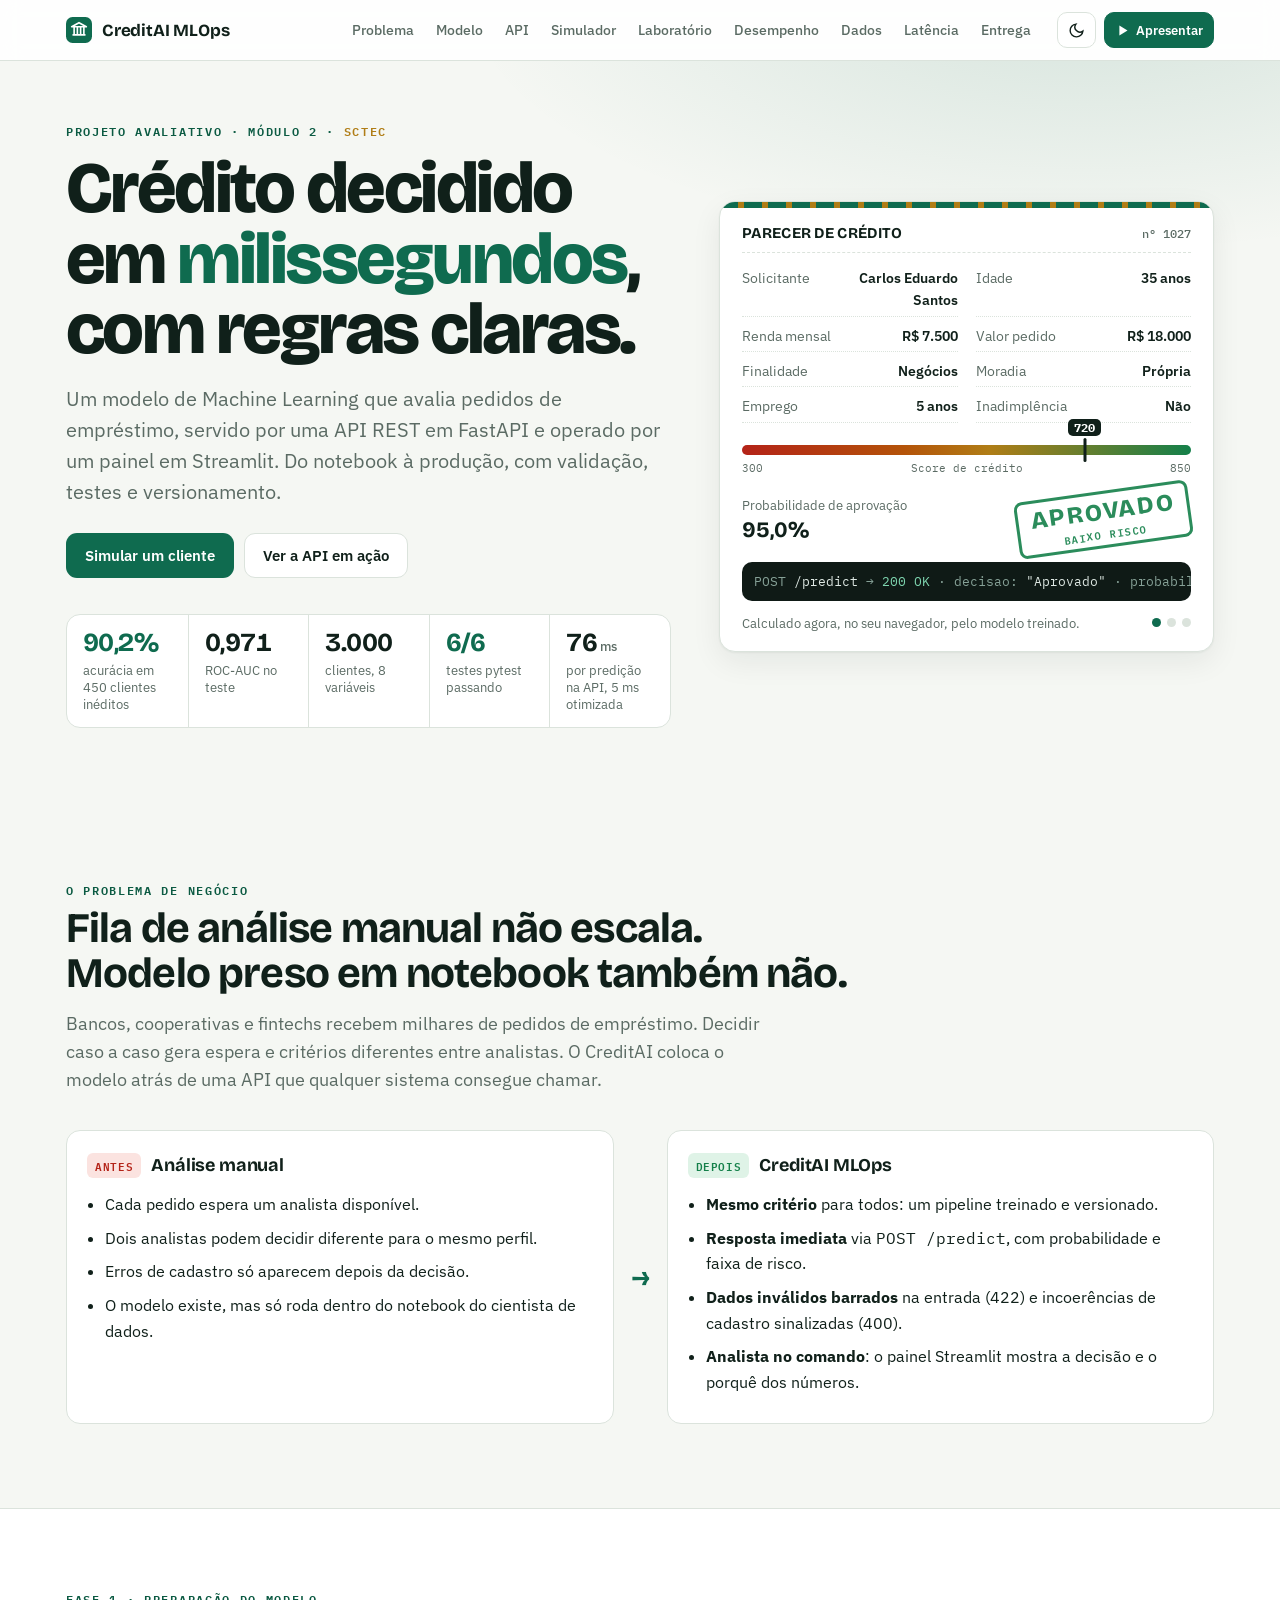
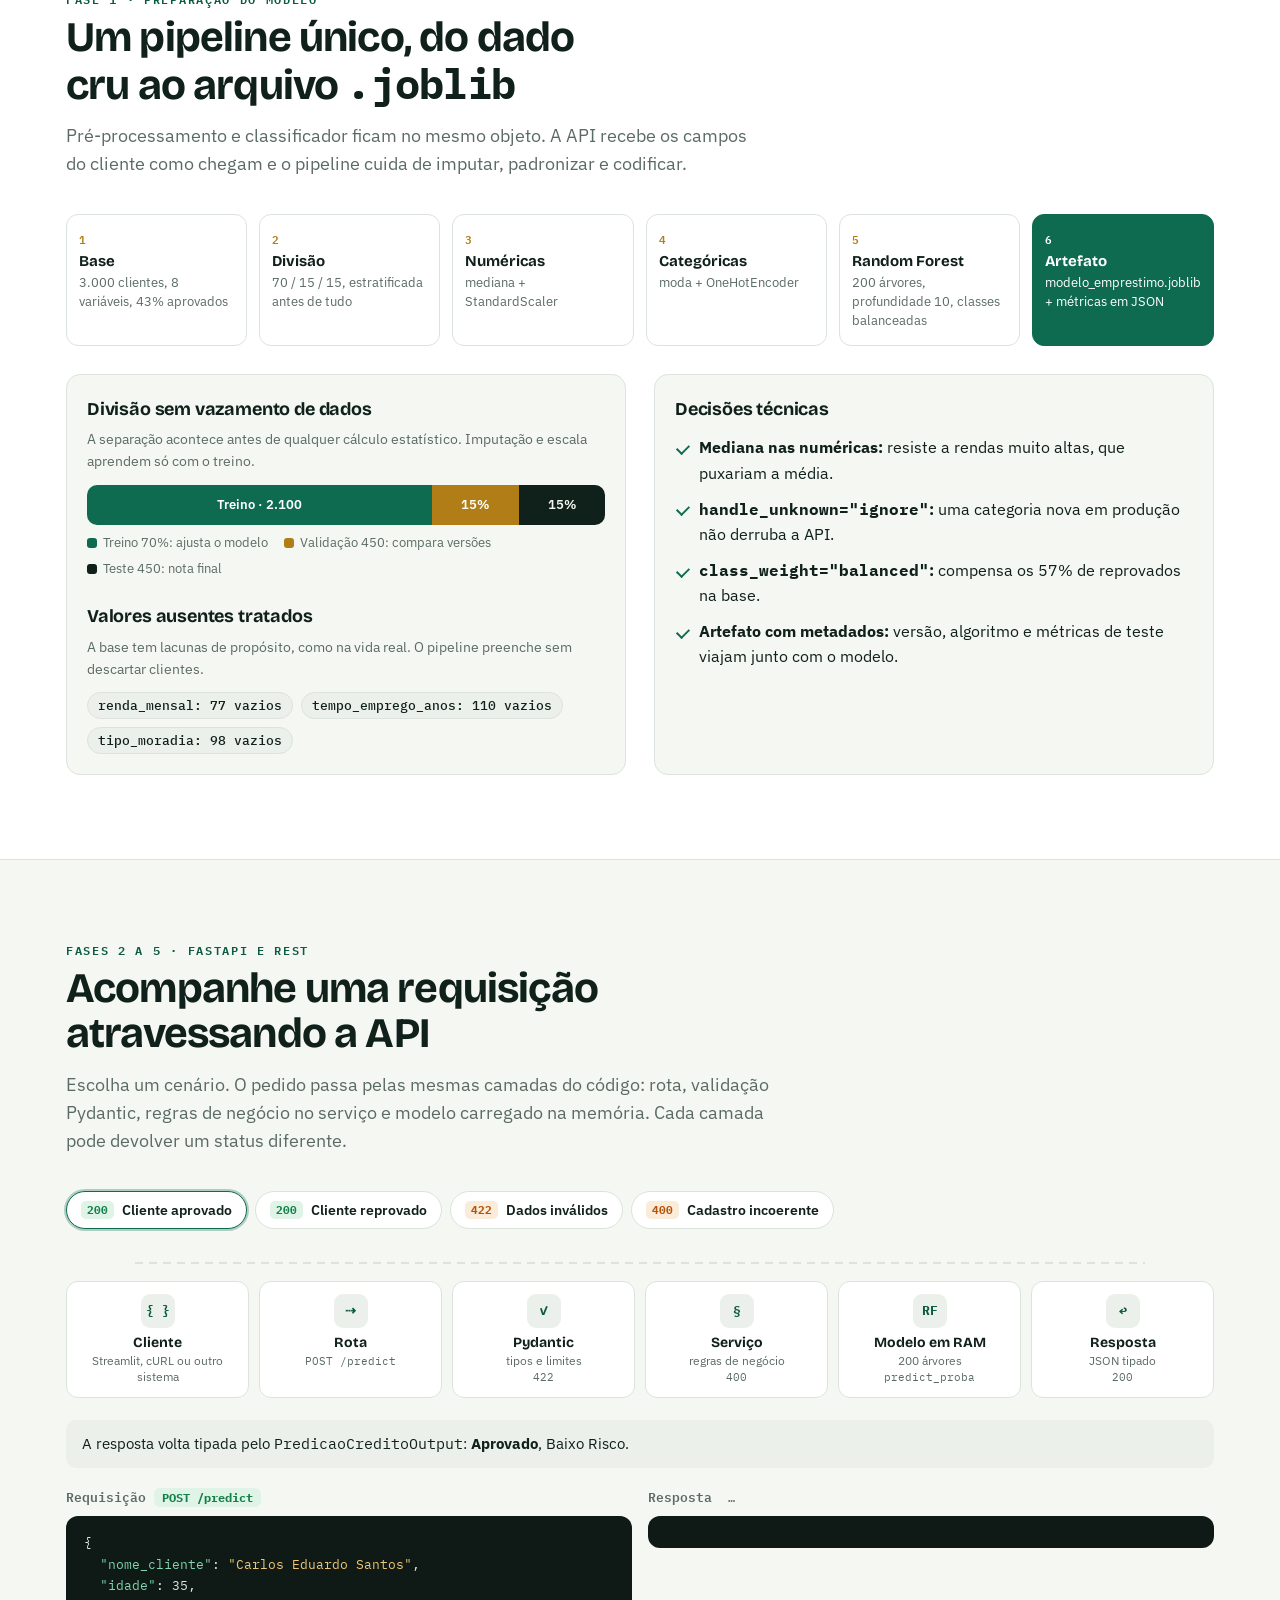
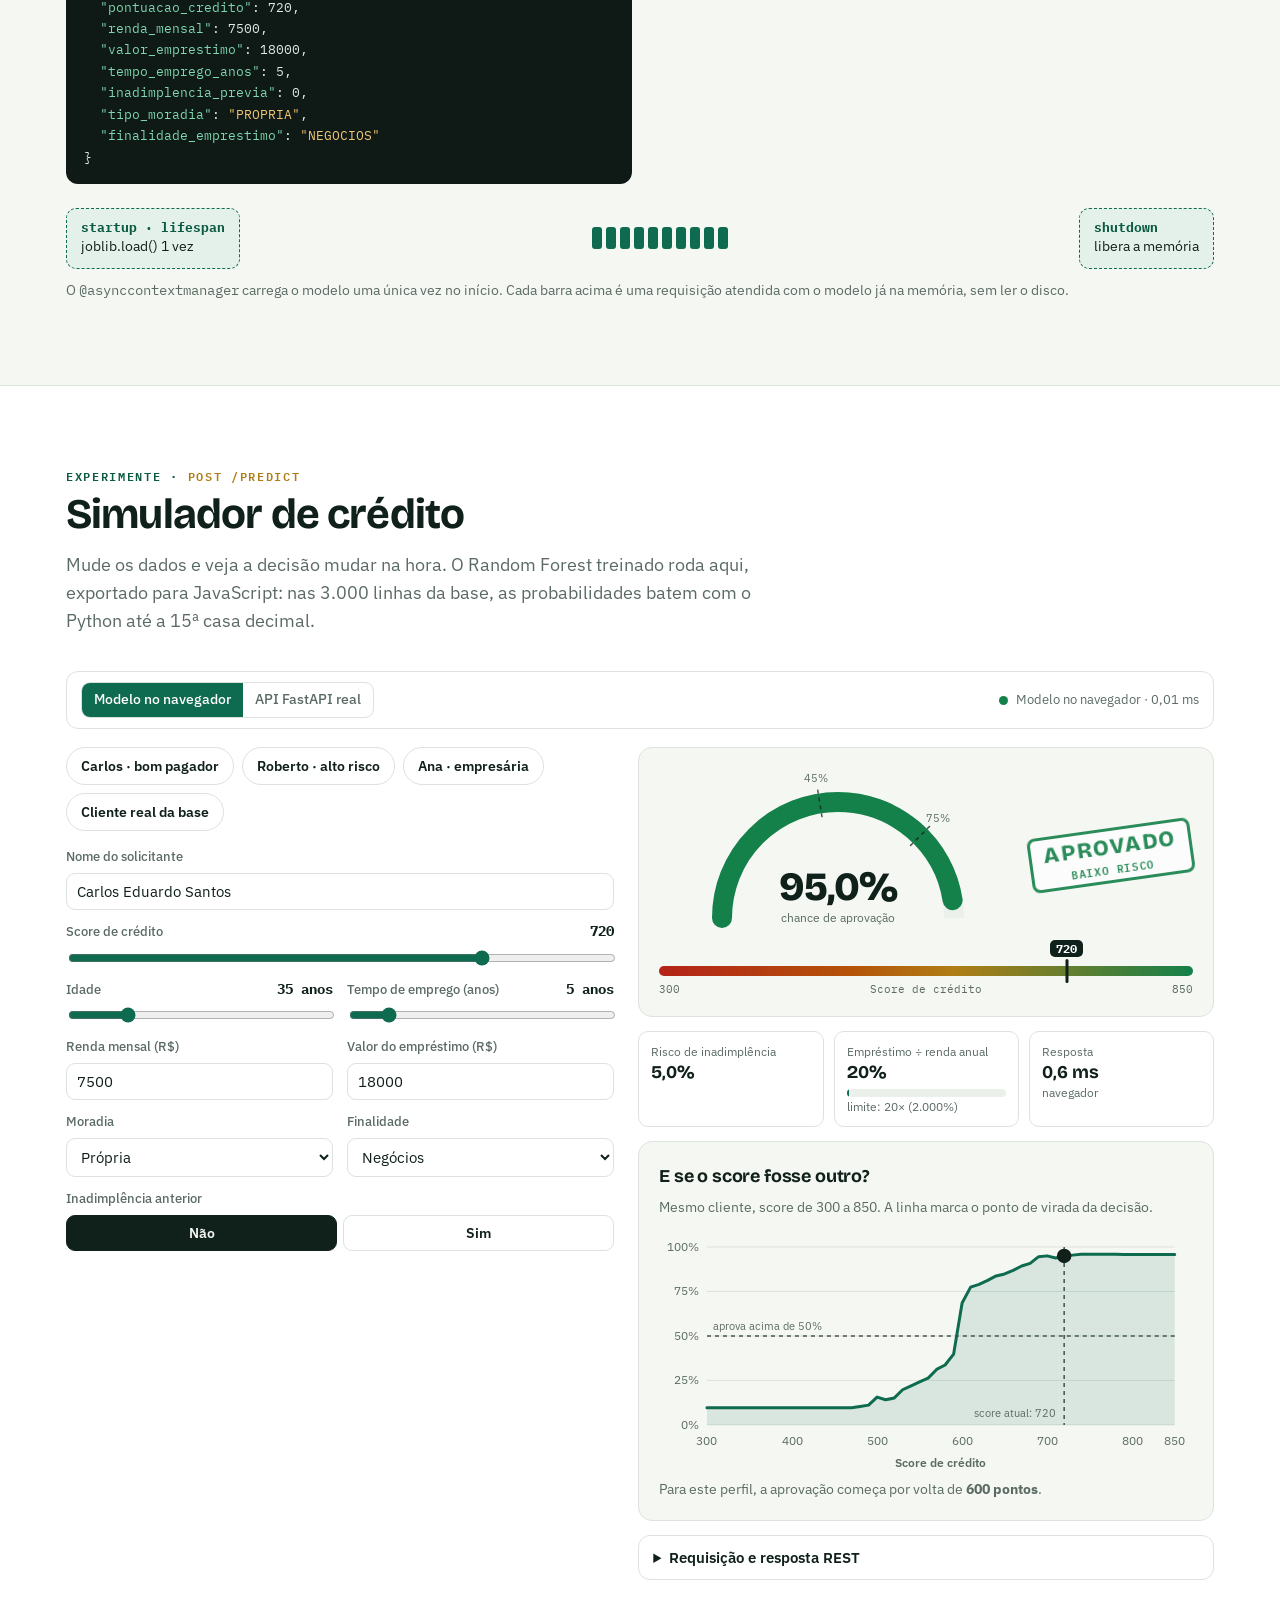
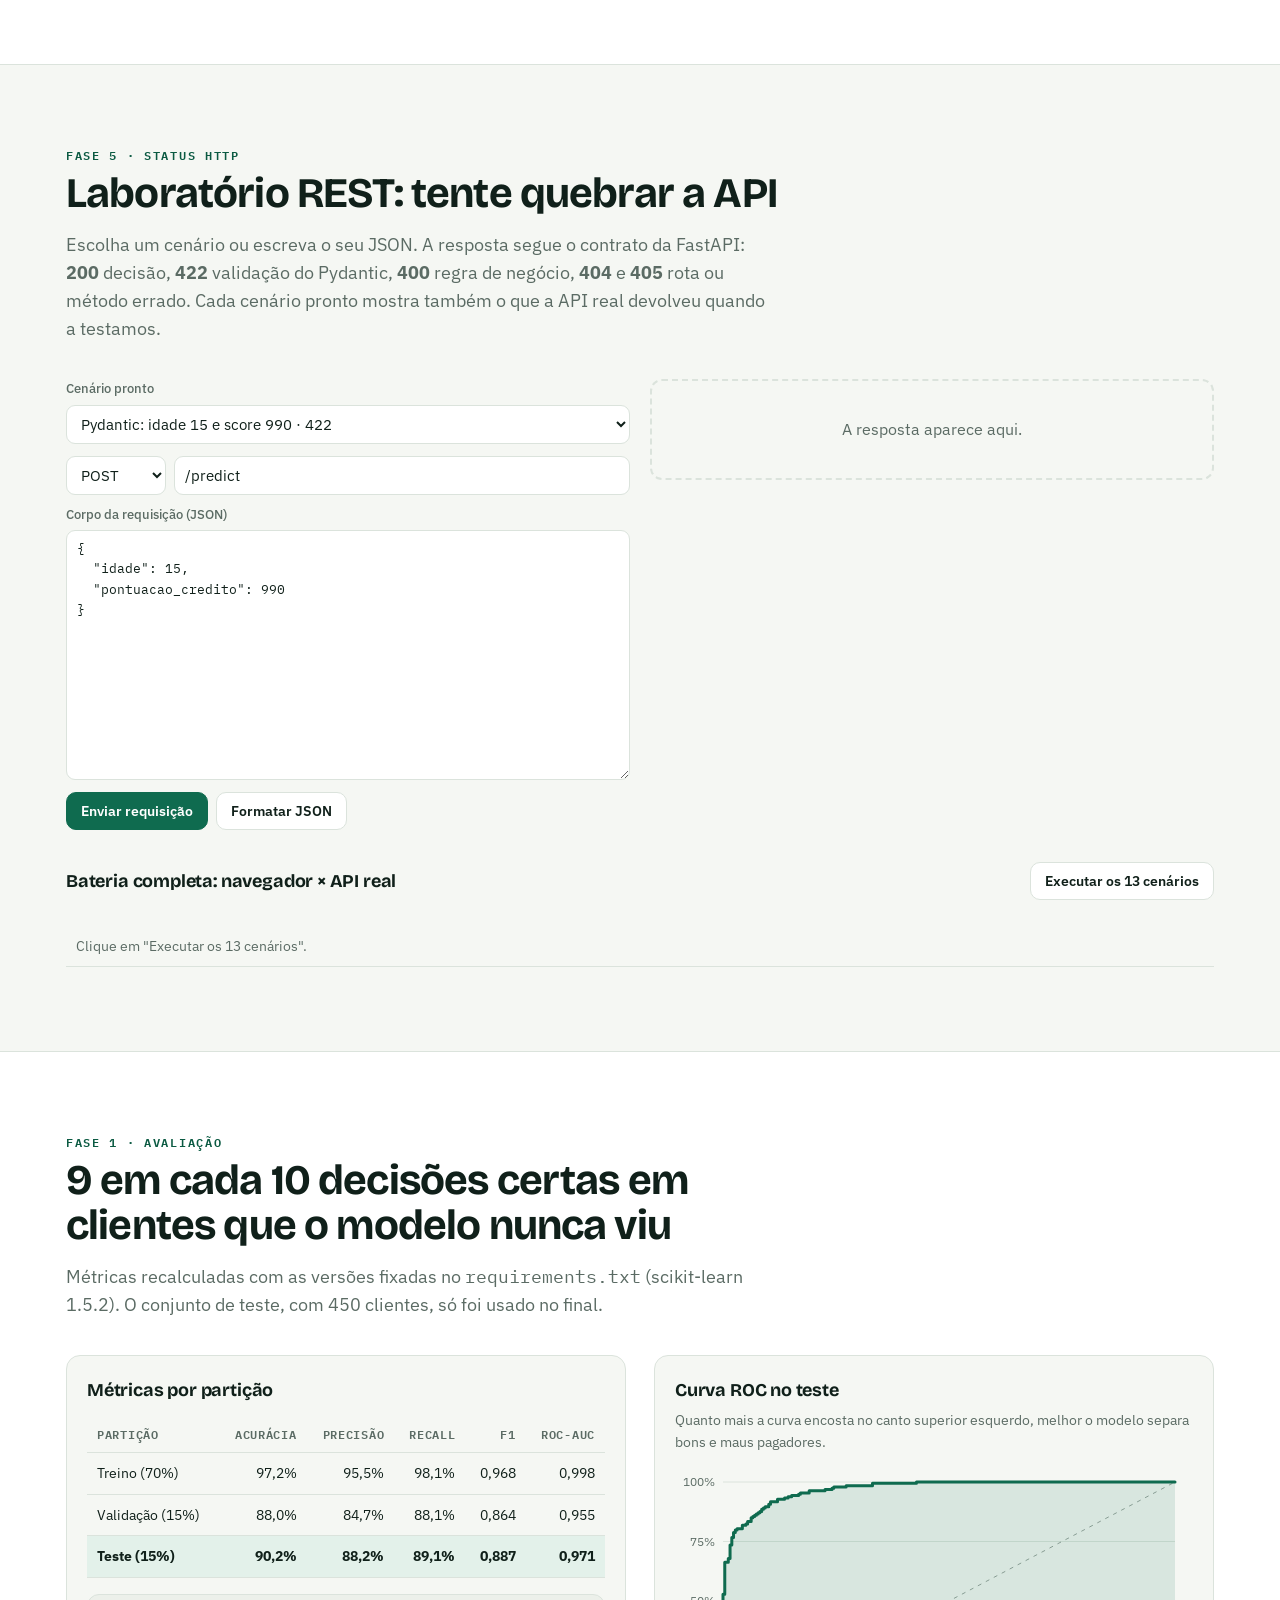
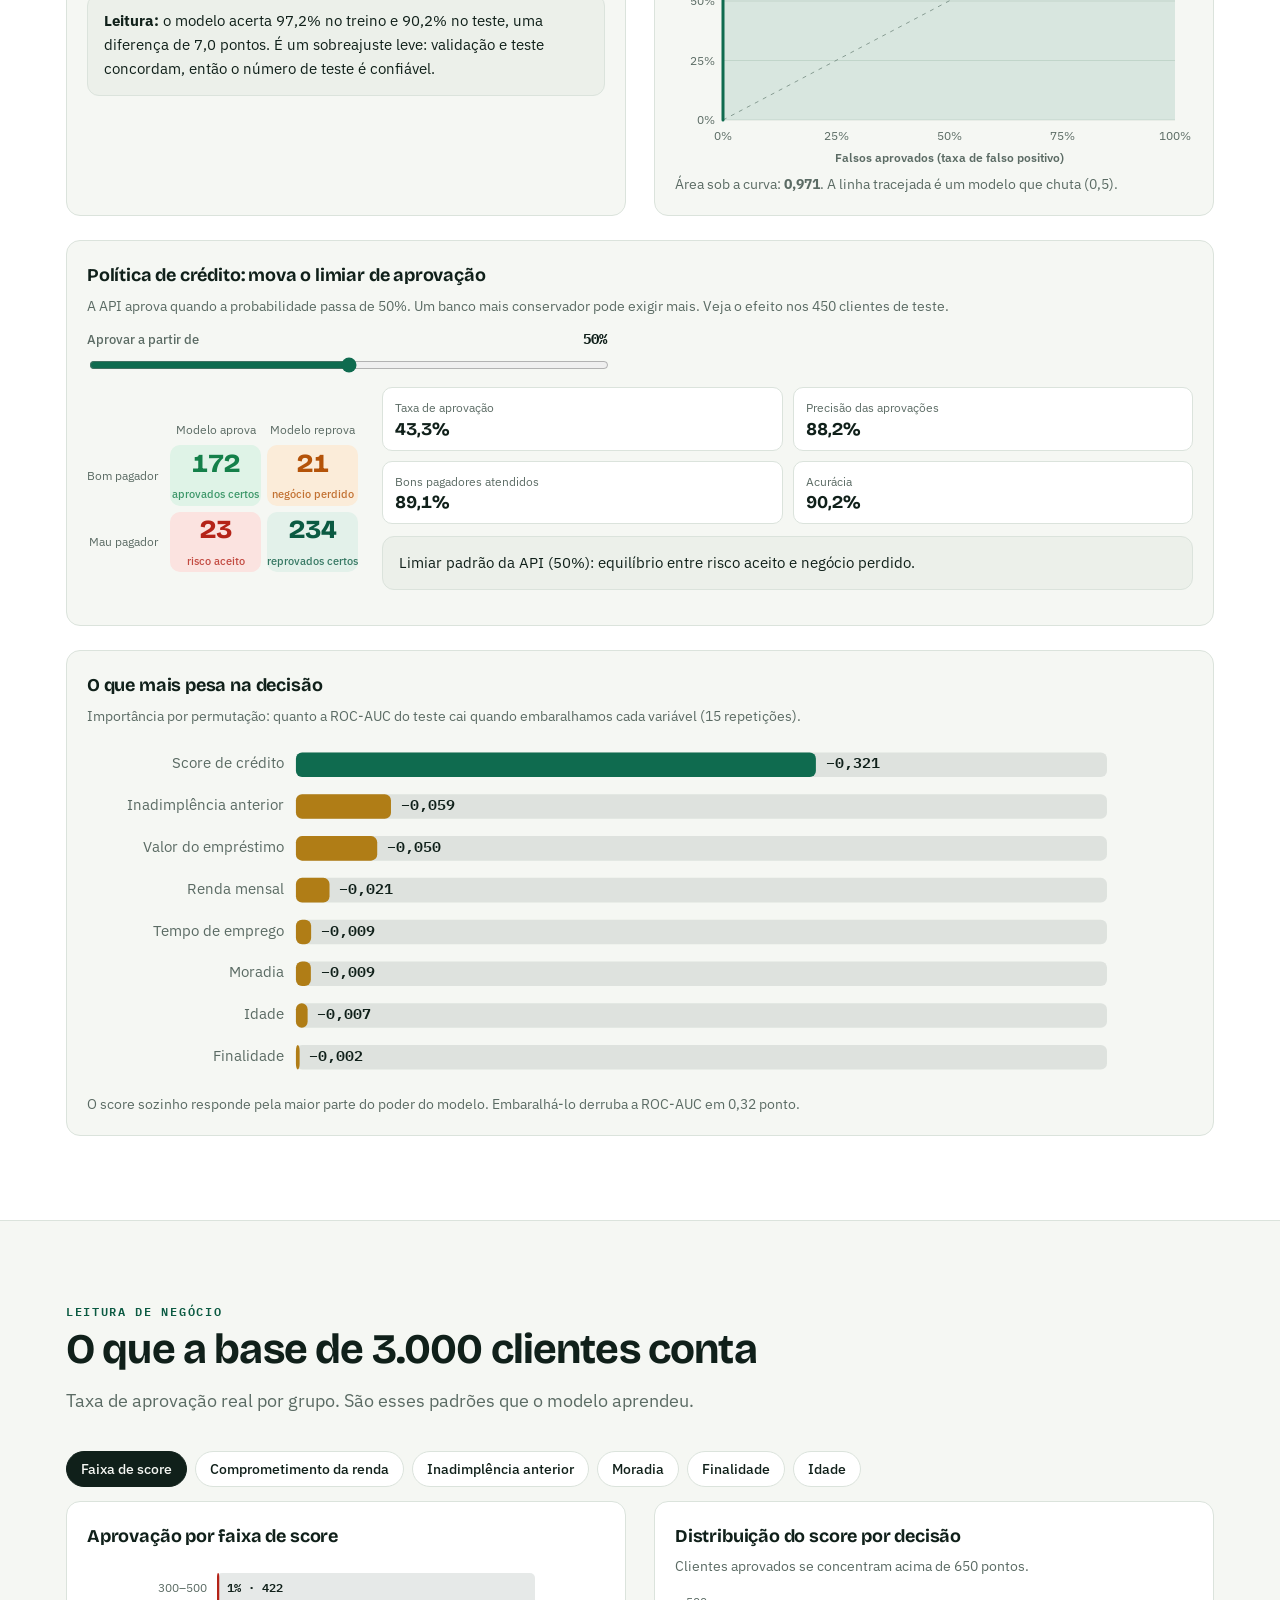
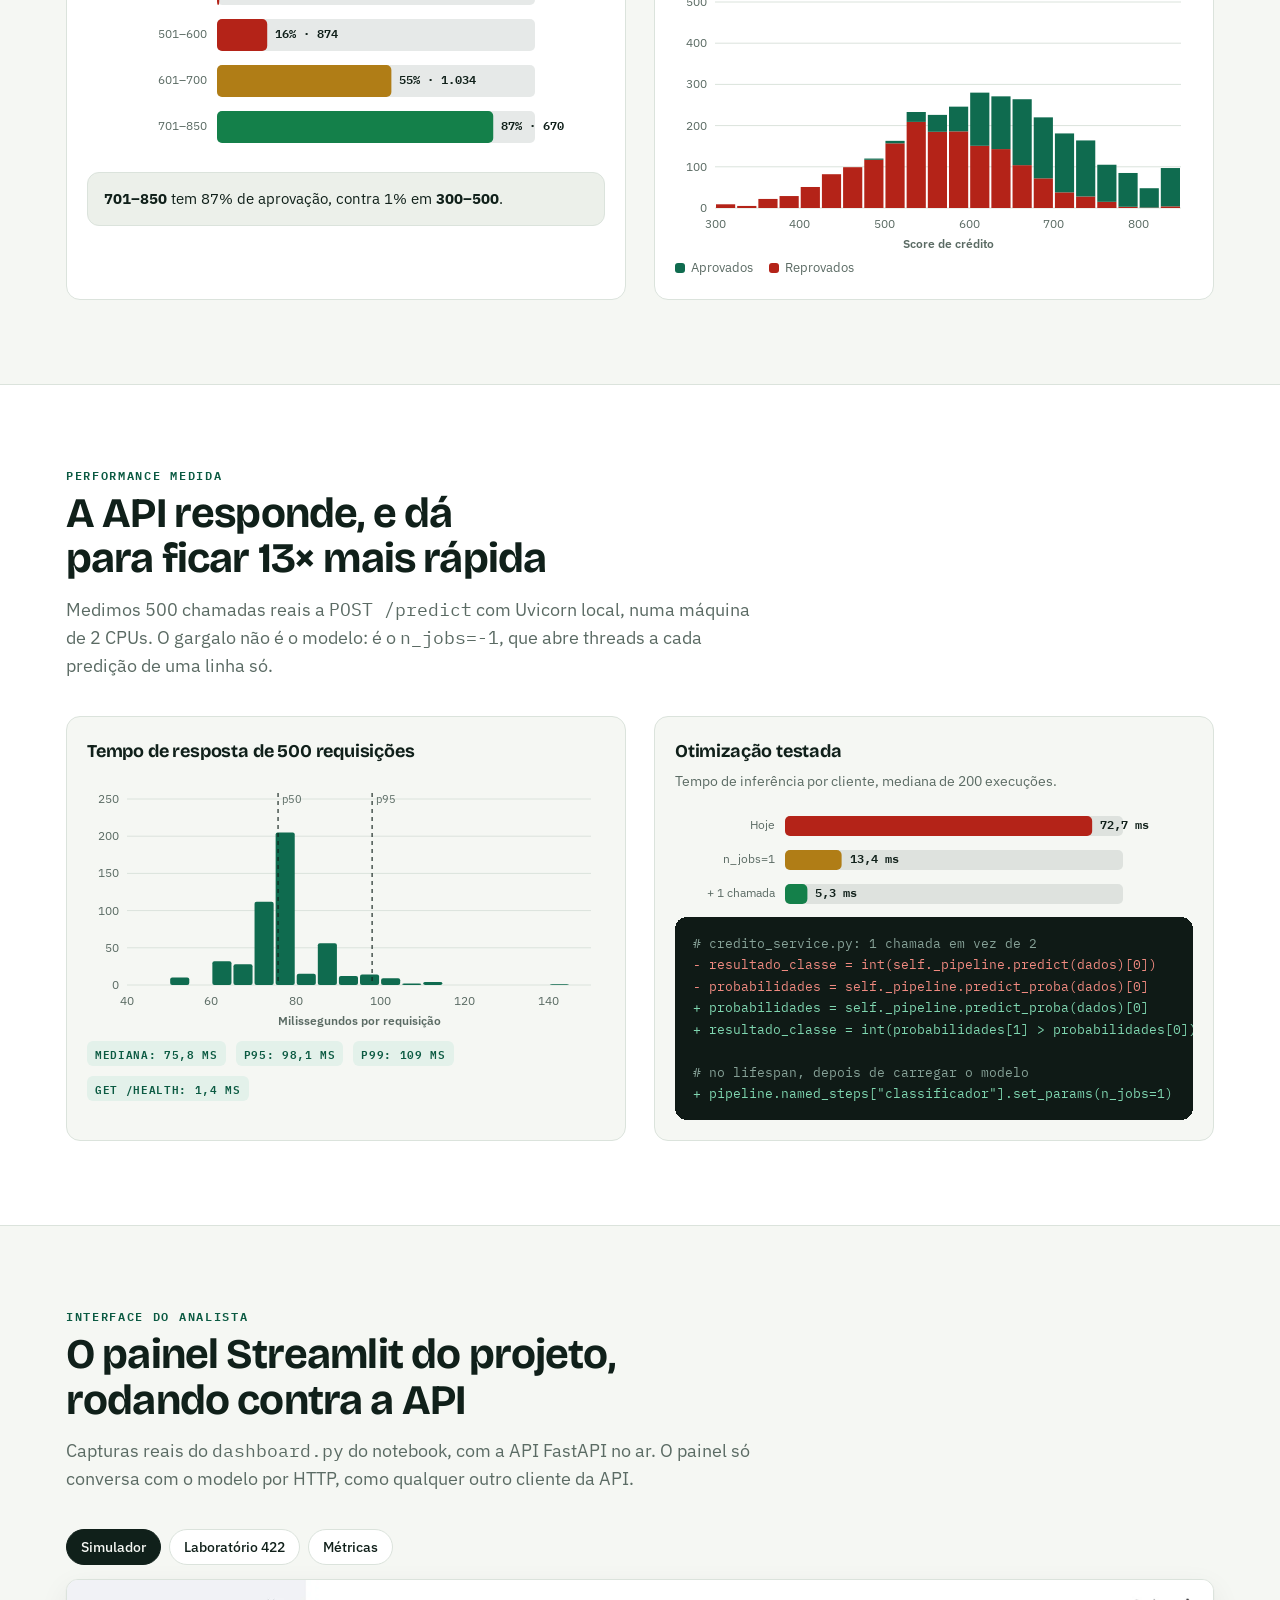
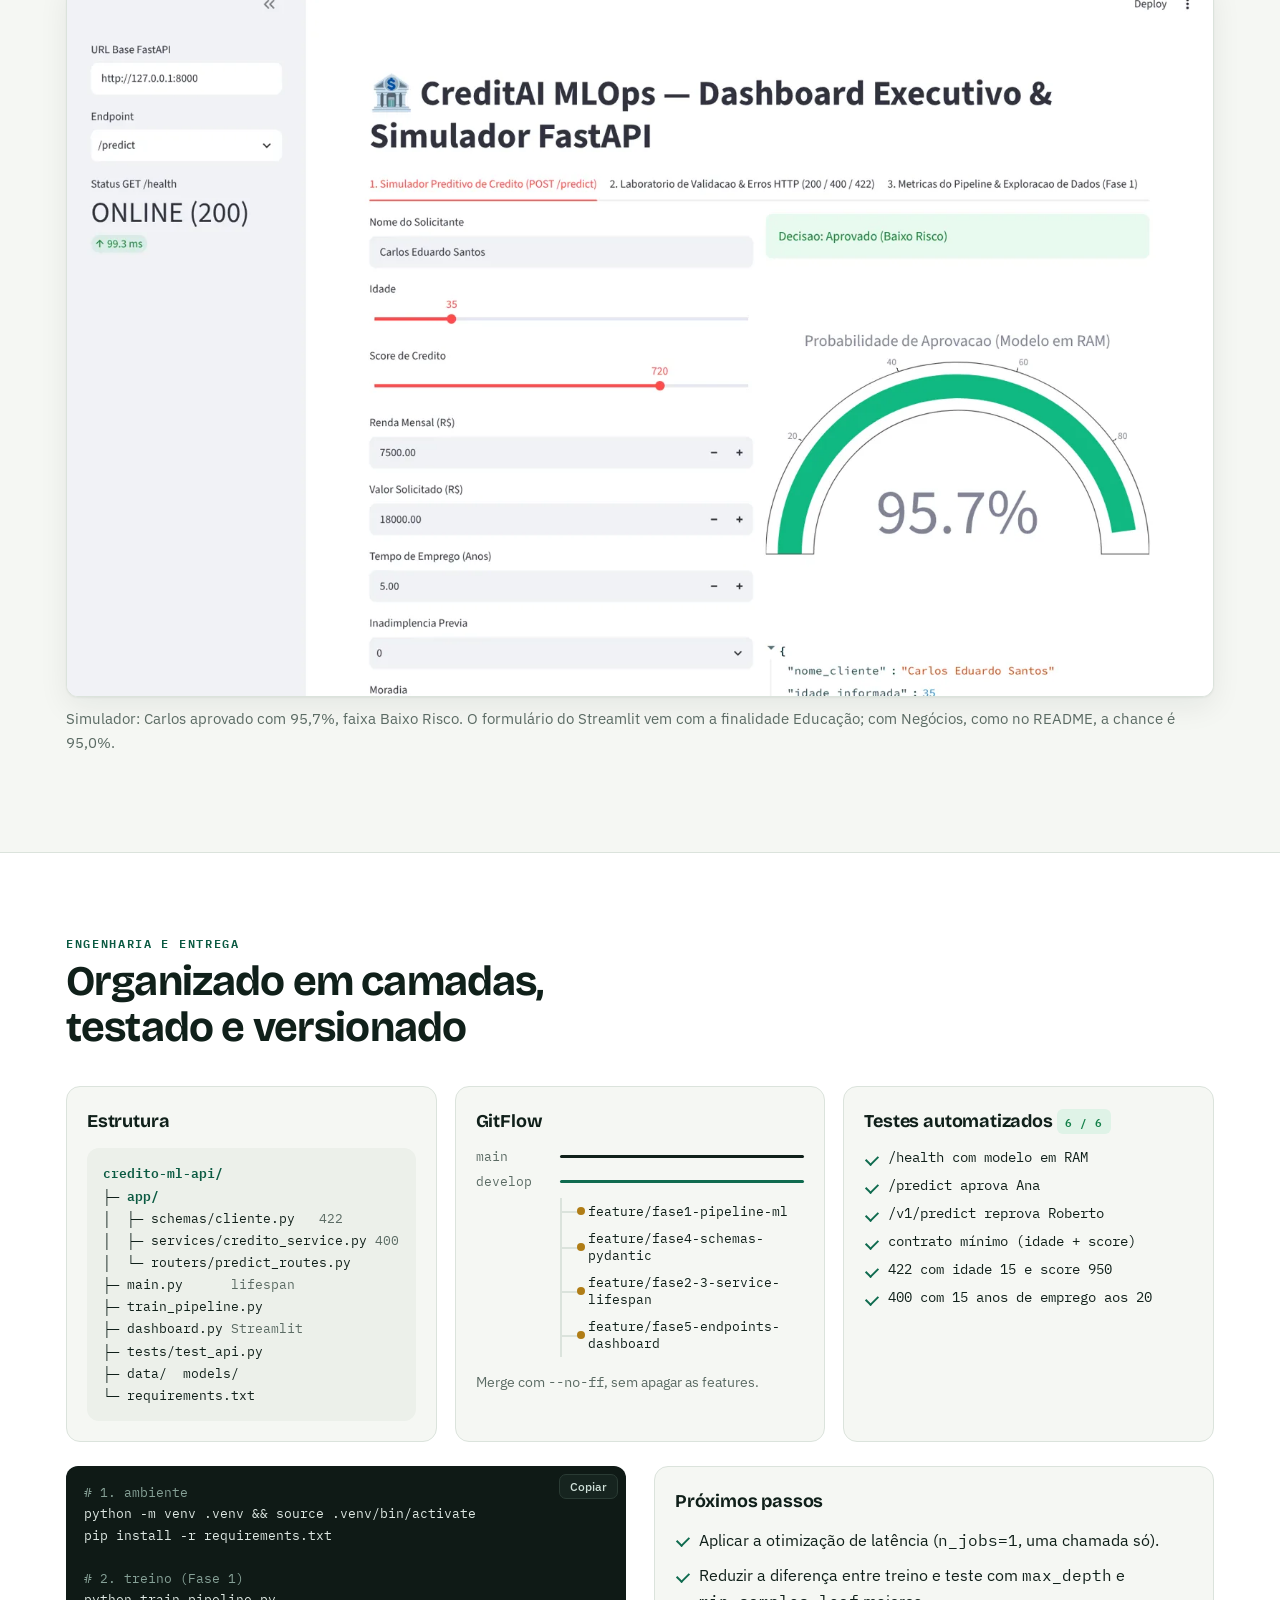
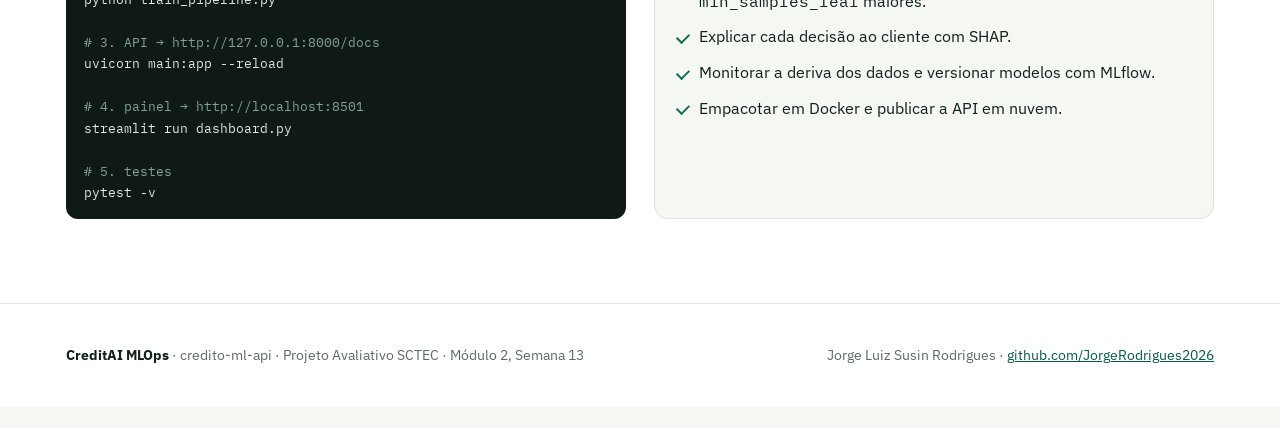
<file: index.html>
<!doctype html>
<html lang="pt-BR">
<head>
<meta charset="utf-8">
<meta name="viewport" content="width=device-width, initial-scale=1, viewport-fit=cover">
<title>CreditAI MLOps</title>
<meta name="claude:viewport-fit-sides" content="cover">
<meta name="description" content="Apresentação interativa do microsserviço de concessão de crédito: modelo Random Forest, API FastAPI, validação Pydantic e painel Streamlit.">
<link rel="preconnect" href="https://fonts.googleapis.com">
<link rel="preconnect" href="https://fonts.gstatic.com" crossorigin>
<link rel="stylesheet" href="https://fonts.googleapis.com/css2?family=Bricolage+Grotesque:opsz,wght@12..96,600;12..96,700;12..96,800&family=IBM+Plex+Sans:wght@400;500;600;700&family=IBM+Plex+Mono:wght@400;500;600&display=swap">
<link rel="stylesheet" href="styles.css">
<link rel="icon" href="data:image/svg+xml,%3Csvg xmlns=%27http://www.w3.org/2000/svg%27 viewBox=%270 0 32 32%27%3E%3Crect width=%2732%27 height=%2732%27 rx=%278%27 fill=%27%230f6b4f%27/%3E%3C/svg%3E">
</head>
<body>
<nav class="nav" aria-label="Capítulos">
  <div class="wrap">
    <a class="brand" href="#inicio">
      <svg width="26" height="26" viewBox="0 0 32 32" aria-hidden="true"><rect width="32" height="32" rx="8" fill="#0f6b4f"/><path d="M8 22h16M10 22V13m4 9v-9m4 9v-9m4 9v-9M7 12l9-5 9 5z" stroke="#fff" stroke-width="2" fill="none" stroke-linejoin="round"/></svg>
      CreditAI MLOps
    </a>
    <div class="nav-links">
      <a href="#problema">Problema</a>
      <a href="#pipeline">Modelo</a>
      <a href="#api">API</a>
      <a href="#simulador">Simulador</a>
      <a href="#laboratorio">Laboratório</a>
      <a href="#desempenho">Desempenho</a>
      <a href="#dados">Dados</a>
      <a href="#latencia">Latência</a>
      <a href="#entrega">Entrega</a>
    </div>
    <div class="tools">
      <button class="icon-btn" id="themeBtn" type="button" aria-label="Alternar tema claro ou escuro" title="Alternar tema">
        <svg width="17" height="17" viewBox="0 0 24 24" fill="none" stroke="currentColor" stroke-width="2" aria-hidden="true"><path d="M21 12.8A9 9 0 1 1 11.2 3a7 7 0 0 0 9.8 9.8z"/></svg>
      </button>
      <button class="icon-btn present-btn" id="presentBtn" type="button" title="Modo apresentação (tecla P)">
        <svg width="15" height="15" viewBox="0 0 24 24" fill="currentColor" aria-hidden="true"><path d="M7 4v16l13-8z"/></svg><span class="lbl">Apresentar</span>
      </button>
    </div>
  </div>
</nav>

<!-- ================= INÍCIO ================= -->
<header class="hero" id="inicio" data-slide>
  <div class="wrap">
    <div>
      <div class="eyebrow">Projeto Avaliativo · Módulo 2 · <b>SCTEC</b></div>
      <h1>Crédito decidido em <em>milissegundos</em>, com regras claras.</h1>
      <p class="lede">Um modelo de Machine Learning que avalia pedidos de empréstimo, servido por uma API REST em FastAPI e operado por um painel em Streamlit. Do notebook à produção, com validação, testes e versionamento.</p>
      <div class="cta">
        <a class="btn primary" href="#simulador">Simular um cliente</a>
        <a class="btn ghost" href="#api">Ver a API em ação</a>
      </div>
      <div class="kpis" id="heroKpis" aria-label="Indicadores do projeto"></div>
    </div>
    <div>
      <article class="parecer" id="parecer" aria-live="polite">
        <div class="par-head"><b>PARECER DE CRÉDITO</b><span id="parId">nº 0001</span></div>
        <dl class="par-rows" id="parRows"></dl>
        <div class="scorebar" aria-hidden="true"><div class="mk" id="parMk" style="left:76%"><span>720</span></div></div>
        <div class="scale-l"><span>300</span><span>Score de crédito</span><span>850</span></div>
        <div class="par-dec"><div class="l">Probabilidade de aprovação<b id="parProb">95,7%</b></div><div class="stamp aprovado" id="parStamp">Aprovado<small>Baixo Risco</small></div></div>
        <div class="par-req" id="parReq">POST /predict → 200 OK</div>
        <div class="par-foot"><span>Calculado agora, no seu navegador, pelo modelo treinado.</span><div class="dots-nav" id="parDots" role="group" aria-label="Exemplos de pareceres"></div></div>
      </article>
    </div>
  </div>
</header>

<main>

<!-- ================= PROBLEMA ================= -->
<section id="problema" data-slide>
  <div class="wrap">
    <div class="sec-head">
      <div class="eyebrow">O problema de negócio</div>
      <h2>Fila de análise manual não escala. Modelo preso em notebook também não.</h2>
      <p class="lede">Bancos, cooperativas e fintechs recebem milhares de pedidos de empréstimo. Decidir caso a caso gera espera e critérios diferentes entre analistas. O CreditAI coloca o modelo atrás de uma API que qualquer sistema consegue chamar.</p>
    </div>
    <div class="ba">
      <div class="panel">
        <h3><span class="tag bad">Antes</span> Análise manual</h3>
        <ul>
          <li>Cada pedido espera um analista disponível.</li>
          <li>Dois analistas podem decidir diferente para o mesmo perfil.</li>
          <li>Erros de cadastro só aparecem depois da decisão.</li>
          <li>O modelo existe, mas só roda dentro do notebook do cientista de dados.</li>
        </ul>
      </div>
      <div class="arrow" aria-hidden="true">→</div>
      <div class="panel">
        <h3><span class="tag ok">Depois</span> CreditAI MLOps</h3>
        <ul>
          <li><b>Mesmo critério</b> para todos: um pipeline treinado e versionado.</li>
          <li><b>Resposta imediata</b> via <code>POST /predict</code>, com probabilidade e faixa de risco.</li>
          <li><b>Dados inválidos barrados</b> na entrada (422) e incoerências de cadastro sinalizadas (400).</li>
          <li><b>Analista no comando</b>: o painel Streamlit mostra a decisão e o porquê dos números.</li>
        </ul>
      </div>
    </div>
  </div>
</section>

<!-- ================= PIPELINE ================= -->
<section id="pipeline" class="alt" data-slide>
  <div class="wrap">
    <div class="sec-head">
      <div class="eyebrow">Fase 1 · Preparação do modelo</div>
      <h2>Um pipeline único, do dado cru ao arquivo <code>.joblib</code></h2>
      <p class="lede">Pré-processamento e classificador ficam no mesmo objeto. A API recebe os campos do cliente como chegam e o pipeline cuida de imputar, padronizar e codificar.</p>
    </div>
    <div class="flow">
      <div class="step"><span class="n">1</span><b>Base</b><span>3.000 clientes, 8 variáveis, 43% aprovados</span></div>
      <div class="step"><span class="n">2</span><b>Divisão</b><span>70 / 15 / 15, estratificada antes de tudo</span></div>
      <div class="step"><span class="n">3</span><b>Numéricas</b><span>mediana + StandardScaler</span></div>
      <div class="step"><span class="n">4</span><b>Categóricas</b><span>moda + OneHotEncoder</span></div>
      <div class="step"><span class="n">5</span><b>Random Forest</b><span>200 árvores, profundidade 10, classes balanceadas</span></div>
      <div class="step final"><span class="n">6</span><b>Artefato</b><span>modelo_emprestimo.joblib + métricas em JSON</span></div>
    </div>
    <div class="grid-2">
      <div class="panel">
        <h3>Divisão sem vazamento de dados</h3>
        <p class="sub">A separação acontece antes de qualquer cálculo estatístico. Imputação e escala aprendem só com o treino.</p>
        <div class="splitbar" aria-label="Treino 2.100, validação 450, teste 450">
          <div class="tr" style="flex:70">Treino · 2.100</div><div class="va" style="flex:15">15%</div><div class="te" style="flex:15">15%</div>
        </div>
        <div class="legend"><span><i style="background:var(--brand)"></i>Treino 70%: ajusta o modelo</span><span><i style="background:var(--gold)"></i>Validação 450: compara versões</span><span><i style="background:var(--ink)"></i>Teste 450: nota final</span></div>
        <h3 style="margin-top:22px">Valores ausentes tratados</h3>
        <p class="sub">A base tem lacunas de propósito, como na vida real. O pipeline preenche sem descartar clientes.</p>
        <div class="chips" id="nullChips"></div>
      </div>
      <div class="panel">
        <h3>Decisões técnicas</h3>
        <ul class="ticks">
          <li><b>Mediana nas numéricas:</b> resiste a rendas muito altas, que puxariam a média.</li>
          <li><b><code>handle_unknown="ignore"</code>:</b> uma categoria nova em produção não derruba a API.</li>
          <li><b><code>class_weight="balanced"</code>:</b> compensa os 57% de reprovados na base.</li>
          <li><b>Artefato com metadados:</b> versão, algoritmo e métricas de teste viajam junto com o modelo.</li>
        </ul>
      </div>
    </div>
  </div>
</section>

<!-- ================= API EM AÇÃO ================= -->
<section id="api" data-slide>
  <div class="wrap">
    <div class="sec-head">
      <div class="eyebrow">Fases 2 a 5 · FastAPI e REST</div>
      <h2>Acompanhe uma requisição atravessando a API</h2>
      <p class="lede">Escolha um cenário. O pedido passa pelas mesmas camadas do código: rota, validação Pydantic, regras de negócio no serviço e modelo carregado na memória. Cada camada pode devolver um status diferente.</p>
    </div>
    <div class="scen-btns" role="group" aria-label="Cenários">
      <button type="button" class="sbtn" data-flow="aprovado" aria-pressed="true"><i class="s200">200</i> Cliente aprovado</button>
      <button type="button" class="sbtn" data-flow="reprovado" aria-pressed="false"><i class="s200">200</i> Cliente reprovado</button>
      <button type="button" class="sbtn" data-flow="invalido" aria-pressed="false"><i class="s422">422</i> Dados inválidos</button>
      <button type="button" class="sbtn" data-flow="regra" aria-pressed="false"><i class="s400">400</i> Cadastro incoerente</button>
    </div>
    <div class="pipe" id="pipe">
      <div class="node" data-node="0"><div class="ic">{ }</div><b>Cliente</b><span>Streamlit, cURL ou outro sistema</span></div>
      <div class="node" data-node="1"><div class="ic">⇢</div><b>Rota</b><span><code>POST /predict</code></span></div>
      <div class="node" data-node="2"><div class="ic">✓</div><b>Pydantic</b><span>tipos e limites<br><code>422</code></span></div>
      <div class="node" data-node="3"><div class="ic">§</div><b>Serviço</b><span>regras de negócio<br><code>400</code></span></div>
      <div class="node" data-node="4"><div class="ic">RF</div><b>Modelo em RAM</b><span>200 árvores<br><code>predict_proba</code></span></div>
      <div class="node" data-node="5"><div class="ic">↩</div><b>Resposta</b><span>JSON tipado<br><code>200</code></span></div>
      <div class="packet" id="packet" aria-hidden="true"></div>
    </div>
    <div class="narr" id="flowNarr" aria-live="polite"></div>
    <div class="io">
      <div><h4>Requisição <span class="pill s200" id="flowMethod">POST /predict</span></h4><pre class="code" id="flowReq"></pre></div>
      <div><h4>Resposta <span class="pill" id="flowStatus"></span></h4><pre class="code" id="flowRes"></pre></div>
    </div>
    <div class="lifespan" aria-label="Ciclo de vida da API">
      <div class="ls-box"><b>startup · lifespan</b>joblib.load() 1 vez</div>
      <div class="ls-reqs" id="lsReqs" aria-hidden="true"></div>
      <div class="ls-box"><b>shutdown</b>libera a memória</div>
    </div>
    <p class="muted" style="font-size:14px;margin:10px 0 0">O <code>@asynccontextmanager</code> carrega o modelo uma única vez no início. Cada barra acima é uma requisição atendida com o modelo já na memória, sem ler o disco.</p>
  </div>
</section>

<!-- ================= SIMULADOR ================= -->
<section id="simulador" class="alt" data-slide>
  <div class="wrap">
    <div class="sec-head">
      <div class="eyebrow">Experimente · <b>POST /predict</b></div>
      <h2>Simulador de crédito</h2>
      <p class="lede">Mude os dados e veja a decisão mudar na hora. O Random Forest treinado roda aqui, exportado para JavaScript: nas 3.000 linhas da base, as probabilidades batem com o Python até a 15ª casa decimal.</p>
    </div>
    <div class="engine">
      <div class="seg" role="radiogroup" aria-label="Onde calcular">
        <input type="radio" name="engine" id="engLocal" value="local" checked><label for="engLocal">Modelo no navegador</label>
        <input type="radio" name="engine" id="engRemote" value="remote"><label for="engRemote">API FastAPI real</label>
      </div>
      <div class="api-url" id="apiUrlBox" hidden>
        <input type="url" id="apiUrl" value="http://127.0.0.1:8000" aria-label="URL da API" spellcheck="false">
        <button class="btn-s" type="button" id="apiConnect">Conectar</button>
      </div>
      <div class="status-dot" id="apiStatus" role="status" aria-live="polite"><span>Verificando…</span></div>
    </div>
    <div class="sim">
      <form id="simForm" novalidate>
        <div class="presets">
          <button type="button" class="sbtn" data-preset="carlos">Carlos · bom pagador</button>
          <button type="button" class="sbtn" data-preset="roberto">Roberto · alto risco</button>
          <button type="button" class="sbtn" data-preset="ana">Ana · empresária</button>
          <button type="button" class="sbtn" data-preset="random">Cliente real da base</button>
        </div>
        <div class="field"><label for="f_nome">Nome do solicitante</label><input type="text" id="f_nome" name="nome_cliente" maxlength="80"></div>
        <div class="field"><div class="top"><label for="f_score">Score de crédito</label><output id="o_score"></output></div><input type="range" id="f_score" name="pontuacao_credito" min="300" max="850" step="5"></div>
        <div class="row">
          <div class="field"><div class="top"><label for="f_idade">Idade</label><output id="o_idade"></output></div><input type="range" id="f_idade" name="idade" min="18" max="100" step="1"></div>
          <div class="field"><div class="top"><label for="f_tempo">Tempo de emprego (anos)</label><output id="o_tempo"></output></div><input type="range" id="f_tempo" name="tempo_emprego_anos" min="0" max="40" step="0.5"></div>
        </div>
        <div class="row">
          <div class="field"><label for="f_renda">Renda mensal (R$)</label><input type="number" id="f_renda" name="renda_mensal" min="100" max="1000000" step="100"></div>
          <div class="field"><label for="f_valor">Valor do empréstimo (R$)</label><input type="number" id="f_valor" name="valor_emprestimo" min="500" max="500000" step="500"></div>
        </div>
        <div class="row">
          <div class="field"><label for="f_moradia">Moradia</label><select id="f_moradia" name="tipo_moradia"></select></div>
          <div class="field"><label for="f_final">Finalidade</label><select id="f_final" name="finalidade_emprestimo"></select></div>
        </div>
        <div class="field"><span>Inadimplência anterior</span>
          <div class="toggle" role="group" aria-label="Inadimplência anterior"><button type="button" data-inad="0" aria-pressed="true">Não</button><button type="button" data-inad="1" aria-pressed="false">Sim</button></div>
        </div>
      </form>
      <div class="result" id="simResult" aria-live="polite"></div>
    </div>
  </div>
</section>

<!-- ================= LABORATÓRIO ================= -->
<section id="laboratorio" data-slide>
  <div class="wrap">
    <div class="sec-head">
      <div class="eyebrow">Fase 5 · Status HTTP</div>
      <h2>Laboratório REST: tente quebrar a API</h2>
      <p class="lede">Escolha um cenário ou escreva o seu JSON. A resposta segue o contrato da FastAPI: <b>200</b> decisão, <b>422</b> validação do Pydantic, <b>400</b> regra de negócio, <b>404</b> e <b>405</b> rota ou método errado. Cada cenário pronto mostra também o que a API real devolveu quando a testamos.</p>
    </div>
    <div class="lab">
      <form id="labForm">
        <div class="field"><label for="labPreset">Cenário pronto</label><select id="labPreset"></select></div>
        <div class="req-line">
          <select id="labMethod" aria-label="Método HTTP"><option>GET</option><option>POST</option></select>
          <input type="text" id="labPath" class="mono" aria-label="Rota" spellcheck="false">
        </div>
        <div class="field" id="labBodyWrap"><label for="labBody">Corpo da requisição (JSON)</label><textarea id="labBody" spellcheck="false"></textarea></div>
        <div class="actions"><button type="submit" class="btn-s primary">Enviar requisição</button><button type="button" class="btn-s" id="labFormat">Formatar JSON</button></div>
      </form>
      <div id="labOut" aria-live="polite"><div class="empty">A resposta aparece aqui.</div></div>
    </div>
    <div style="margin-top:32px">
      <div class="resp-head"><h3>Bateria completa: navegador × API real</h3><button type="button" class="btn-s" id="labAll">Executar os 13 cenários</button></div>
      <div class="score-line" id="labScore"></div>
      <div class="tbl-scroll"><table class="data-table" id="labTable"><tbody><tr><td class="muted">Clique em "Executar os 13 cenários".</td></tr></tbody></table></div>
    </div>
  </div>
</section>

<!-- ================= DESEMPENHO ================= -->
<section id="desempenho" class="alt" data-slide>
  <div class="wrap">
    <div class="sec-head">
      <div class="eyebrow">Fase 1 · Avaliação</div>
      <h2>9 em cada 10 decisões certas em clientes que o modelo nunca viu</h2>
      <p class="lede">Métricas recalculadas com as versões fixadas no <code>requirements.txt</code> (scikit-learn 1.5.2). O conjunto de teste, com 450 clientes, só foi usado no final.</p>
    </div>
    <div class="grid-2">
      <div class="panel">
        <h3>Métricas por partição</h3>
        <div class="tbl-scroll"><table class="metrics-tbl" id="metricsTbl"></table></div>
        <p class="callout" id="gapNote"></p>
      </div>
      <div class="panel">
        <h3>Curva ROC no teste</h3>
        <p class="sub">Quanto mais a curva encosta no canto superior esquerdo, melhor o modelo separa bons e maus pagadores.</p>
        <div id="rocChart"></div>
      </div>
    </div>
    <div class="panel" style="margin-top:24px">
      <h3>Política de crédito: mova o limiar de aprovação</h3>
      <p class="sub">A API aprova quando a probabilidade passa de 50%. Um banco mais conservador pode exigir mais. Veja o efeito nos 450 clientes de teste.</p>
      <div class="field" style="max-width:520px"><div class="top"><label for="thr">Aprovar a partir de</label><output id="thrOut"></output></div><input type="range" id="thr" min="0.05" max="0.95" step="0.01" value="0.5"></div>
      <div class="thr-box">
        <div class="cm" id="thrCm"></div>
        <div>
          <div class="thr-stats" id="thrStats"></div>
          <p class="callout" id="thrNote" style="margin-top:12px"></p>
        </div>
      </div>
    </div>
    <div class="panel" style="margin-top:24px">
      <h3>O que mais pesa na decisão</h3>
      <p class="sub">Importância por permutação: quanto a ROC-AUC do teste cai quando embaralhamos cada variável (15 repetições).</p>
      <div id="impChart"></div>
    </div>
  </div>
</section>

<!-- ================= DADOS ================= -->
<section id="dados" data-slide>
  <div class="wrap">
    <div class="sec-head">
      <div class="eyebrow">Leitura de negócio</div>
      <h2>O que a base de 3.000 clientes conta</h2>
      <p class="lede">Taxa de aprovação real por grupo. São esses padrões que o modelo aprendeu.</p>
    </div>
    <div class="tabs" role="tablist" id="rateTabs" aria-label="Agrupar por">
      <button class="tab" role="tab" data-rate="faixa_score" aria-selected="true">Faixa de score</button>
      <button class="tab" role="tab" data-rate="comprometimento" aria-selected="false">Comprometimento da renda</button>
      <button class="tab" role="tab" data-rate="inadimplencia" aria-selected="false">Inadimplência anterior</button>
      <button class="tab" role="tab" data-rate="moradia" aria-selected="false">Moradia</button>
      <button class="tab" role="tab" data-rate="finalidade" aria-selected="false">Finalidade</button>
      <button class="tab" role="tab" data-rate="faixa_idade" aria-selected="false">Idade</button>
    </div>
    <div class="grid-2">
      <div class="panel"><h3 id="rateTitle">Aprovação por faixa de score</h3><div id="rateChart"></div><p class="callout" id="rateNote"></p></div>
      <div class="panel"><h3>Distribuição do score por decisão</h3><p class="sub">Clientes aprovados se concentram acima de 650 pontos.</p><div id="scoreHist"></div>
        <div class="legend"><span><i style="background:var(--brand)"></i>Aprovados</span><span><i style="background:var(--bad)"></i>Reprovados</span></div></div>
    </div>
  </div>
</section>

<!-- ================= LATÊNCIA ================= -->
<section id="latencia" class="alt" data-slide>
  <div class="wrap">
    <div class="sec-head">
      <div class="eyebrow">Performance medida</div>
      <h2>A API responde, e dá para ficar 13× mais rápida</h2>
      <p class="lede">Medimos 500 chamadas reais a <code>POST /predict</code> com Uvicorn local, numa máquina de 2 CPUs. O gargalo não é o modelo: é o <code>n_jobs=-1</code>, que abre threads a cada predição de uma linha só.</p>
    </div>
    <div class="grid-2">
      <div class="panel"><h3>Tempo de resposta de 500 requisições</h3><div id="latChart"></div><div class="score-line" id="latStats"></div></div>
      <div class="panel"><h3>Otimização testada</h3><p class="sub">Tempo de inferência por cliente, mediana de 200 execuções.</p><div id="optChart"></div>
<pre class="code"><code><span class="c"># credito_service.py: 1 chamada em vez de 2</span>
<span class="del">- resultado_classe = int(self._pipeline.predict(dados)[0])</span>
<span class="del">- probabilidades = self._pipeline.predict_proba(dados)[0]</span>
<span class="add">+ probabilidades = self._pipeline.predict_proba(dados)[0]</span>
<span class="add">+ resultado_classe = int(probabilidades[1] &gt; probabilidades[0])</span>

<span class="c"># no lifespan, depois de carregar o modelo</span>
<span class="add">+ pipeline.named_steps["classificador"].set_params(n_jobs=1)</span></code></pre></div>
    </div>
  </div>
</section>

<!-- ================= STREAMLIT ================= -->
<section id="streamlit" data-slide>
  <div class="wrap">
    <div class="sec-head">
      <div class="eyebrow">Interface do analista</div>
      <h2>O painel Streamlit do projeto, rodando contra a API</h2>
      <p class="lede">Capturas reais do <code>dashboard.py</code> do notebook, com a API FastAPI no ar. O painel só conversa com o modelo por HTTP, como qualquer outro cliente da API.</p>
    </div>
    <div class="tabs" role="tablist" aria-label="Telas do Streamlit">
      <button class="tab" role="tab" data-shot="0" aria-selected="true">Simulador</button>
      <button class="tab" role="tab" data-shot="1" aria-selected="false">Laboratório 422</button>
      <button class="tab" role="tab" data-shot="2" aria-selected="false">Métricas</button>
    </div>
    <div class="shot"><img id="shotImg" src="assets/st_simulador.webp" width="1600" height="1000" alt="Painel Streamlit: simulador de crédito aprovando Carlos com 95,7% de chance"></div>
    <p class="cap" id="shotCap"></p>
  </div>
</section>

<!-- ================= ENTREGA ================= -->
<section id="entrega" class="alt" data-slide>
  <div class="wrap">
    <div class="sec-head">
      <div class="eyebrow">Engenharia e entrega</div>
      <h2>Organizado em camadas, testado e versionado</h2>
    </div>
    <div class="grid-3">
      <div class="panel">
        <h3>Estrutura</h3>
<pre class="tree"><span class="d">credito-ml-api/</span>
├─ <span class="d">app/</span>
│  ├─ schemas/cliente.py   <span class="c">422</span>
│  ├─ services/credito_service.py <span class="c">400</span>
│  └─ routers/predict_routes.py
├─ main.py      <span class="c">lifespan</span>
├─ train_pipeline.py
├─ dashboard.py <span class="c">Streamlit</span>
├─ tests/test_api.py
├─ data/  models/
└─ requirements.txt</pre>
      </div>
      <div class="panel">
        <h3>GitFlow</h3>
        <div class="gitflow">
          <div class="lane"><span class="name">main</span><span class="bar"></span></div>
          <div class="lane dev"><span class="name">develop</span><span class="bar"></span></div>
          <div class="feats">
            <div>feature/fase1-pipeline-ml</div>
            <div>feature/fase4-schemas-pydantic</div>
            <div>feature/fase2-3-service-lifespan</div>
            <div>feature/fase5-endpoints-dashboard</div>
          </div>
        </div>
        <p class="muted" style="font-size:14px">Merge com <code>--no-ff</code>, sem apagar as features.</p>
      </div>
      <div class="panel">
        <h3>Testes automatizados <span class="tag ok">6 / 6</span></h3>
        <ul class="ticks tests">
          <li>/health com modelo em RAM</li>
          <li>/predict aprova Ana</li>
          <li>/v1/predict reprova Roberto</li>
          <li>contrato mínimo (idade + score)</li>
          <li>422 com idade 15 e score 950</li>
          <li>400 com 15 anos de emprego aos 20</li>
        </ul>
      </div>
    </div>
    <div class="grid-2" style="margin-top:24px">
<pre class="code"><button class="copy" type="button">Copiar</button><code><span class="c"># 1. ambiente</span>
python -m venv .venv &amp;&amp; source .venv/bin/activate
pip install -r requirements.txt

<span class="c"># 2. treino (Fase 1)</span>
python train_pipeline.py

<span class="c"># 3. API → http://127.0.0.1:8000/docs</span>
uvicorn main:app --reload

<span class="c"># 4. painel → http://localhost:8501</span>
streamlit run dashboard.py

<span class="c"># 5. testes</span>
pytest -v</code></pre>
      <div class="panel">
        <h3>Próximos passos</h3>
        <ul class="ticks">
          <li>Aplicar a otimização de latência (<code>n_jobs=1</code>, uma chamada só).</li>
          <li>Reduzir a diferença entre treino e teste com <code>max_depth</code> e <code>min_samples_leaf</code> maiores.</li>
          <li>Explicar cada decisão ao cliente com SHAP.</li>
          <li>Monitorar a deriva dos dados e versionar modelos com MLflow.</li>
          <li>Empacotar em Docker e publicar a API em nuvem.</li>
        </ul>
      </div>
    </div>
  </div>
</section>

</main>

<footer>
  <div class="wrap">
    <div><b>CreditAI MLOps</b> · credito-ml-api · Projeto Avaliativo SCTEC · Módulo 2, Semana 13</div>
    <div>Jorge Luiz Susin Rodrigues · <a href="https://github.com/JorgeRodrigues2026" target="_blank" rel="noopener">github.com/JorgeRodrigues2026</a></div>
  </div>
</footer>

<div class="slide-hud" id="hud" aria-label="Controles da apresentação">
  <button type="button" id="hudPrev" aria-label="Slide anterior">‹</button>
  <span id="hudCount">1 / 10</span>
  <button type="button" id="hudNext" aria-label="Próximo slide">›</button>
  <button type="button" id="hudExit" aria-label="Sair do modo apresentação">✕</button>
</div>

<script src="assets/model.js"></script>
<script src="assets/data.js"></script>
<script src="script.js"></script>
</body>
</html>
</file>
<file: styles.css>
/* =====================================================================
   CreditAI MLOps — styles.css
   Layout: capítulos de apresentação empilhados (um "slide" por seção),
   com um parecer de crédito carimbado como peça-assinatura.
   ===================================================================== */
:root{
  /* cor */
  --paper:#f5f7f3;        /* fundo levemente esverdeado */
  --surface:#ffffff;
  --sunken:#ecf0ea;
  --ink:#10201a;          /* texto principal */
  --muted:#5b6b64;
  --line:#dbe3dc;
  --brand:#0f6b4f;        /* verde-cédula */
  --brand-ink:#0b5a42;
  --brand-soft:#e3f1ea;
  --gold:#b07d16;         /* régua de score */
  --gold-soft:#f6ecd4;
  --ok:#14804a;  --warn:#b45309;  --bad:#b42318;
  --ok-soft:#dff3e7; --warn-soft:#fbecd9; --bad-soft:#fbe3e0;
  --code-bg:#0f1a16; --code-ink:#dfe9e4; --code-dim:#86a197; --code-key:#7fd6b0; --code-str:#f0c674;
  --shadow:0 1px 2px rgba(16,32,26,.05),0 10px 30px rgba(16,32,26,.07);
  /* tipo */
  --f-display:"Bricolage Grotesque","IBM Plex Sans",system-ui,sans-serif;
  --f-body:"IBM Plex Sans",system-ui,-apple-system,"Segoe UI",sans-serif;
  --f-mono:"IBM Plex Mono",ui-monospace,Consolas,monospace;
  --maxw:1180px; --r:14px;
}
@media (prefers-color-scheme: dark){
  :root:not([data-theme="light"]){
    --paper:#0b1310; --surface:#111c18; --sunken:#0e1814; --ink:#e4ede8; --muted:#93a69d; --line:#22312b;
    --brand:#3cc492; --brand-ink:#5fd6a8; --brand-soft:#12301f; --gold:#e0b25a; --gold-soft:#2c2412;
    --ok:#4ade80; --warn:#fbbf24; --bad:#f87171; --ok-soft:#103222; --warn-soft:#33240c; --bad-soft:#3a1714;
    --code-bg:#070d0b; --shadow:0 1px 2px rgba(0,0,0,.4),0 10px 30px rgba(0,0,0,.35);
    color-scheme:dark;
  }
}
:root[data-theme="dark"]{
  --paper:#0b1310; --surface:#111c18; --sunken:#0e1814; --ink:#e4ede8; --muted:#93a69d; --line:#22312b;
  --brand:#3cc492; --brand-ink:#5fd6a8; --brand-soft:#12301f; --gold:#e0b25a; --gold-soft:#2c2412;
  --ok:#4ade80; --warn:#fbbf24; --bad:#f87171; --ok-soft:#103222; --warn-soft:#33240c; --bad-soft:#3a1714;
  --code-bg:#070d0b; --shadow:0 1px 2px rgba(0,0,0,.4),0 10px 30px rgba(0,0,0,.35);
  color-scheme:dark;
}

*{box-sizing:border-box}
[hidden]{display:none!important}
html{scroll-behavior:smooth;scroll-padding-top:72px}
body{margin:0;background:var(--paper);color:var(--ink);font:16px/1.6 var(--f-body);-webkit-font-smoothing:antialiased}
body::before{content:"";position:fixed;inset:0 0 auto;height:env(safe-area-inset-top,0px);z-index:60;background:var(--surface)}
img{max-width:100%;height:auto;display:block}
a{color:var(--brand-ink)}
code,pre,.mono{font-family:var(--f-mono)}
:focus-visible{outline:2px solid var(--brand);outline-offset:2px}
.wrap{max-width:var(--maxw);margin:0 auto;padding-left:max(16px,env(safe-area-inset-left,0px));padding-right:max(16px,env(safe-area-inset-right,0px))}
h1,h2,h3{font-family:var(--f-display);letter-spacing:-.02em;text-wrap:balance;margin:0}
h2{font-size:clamp(28px,3.8vw,42px);line-height:1.08;font-weight:700}
h3{font-size:18px;font-weight:700;letter-spacing:-.01em}
.eyebrow{font:600 12px/1 var(--f-mono);letter-spacing:.14em;text-transform:uppercase;color:var(--brand-ink)}
.eyebrow b{color:var(--gold);font-weight:600}
.lede{color:var(--muted);font-size:17.5px;max-width:64ch;margin:14px 0 0}
.muted{color:var(--muted)}
.num{font-variant-numeric:tabular-nums}

/* ---------- navegação ---------- */
.nav{position:sticky;top:env(safe-area-inset-top,0px);z-index:50;background:color-mix(in srgb,var(--surface) 88%,transparent);backdrop-filter:blur(10px);border-bottom:1px solid var(--line)}
.nav .wrap{display:flex;align-items:center;gap:16px;height:60px}
.brand{display:flex;align-items:center;gap:10px;font:700 17px var(--f-display);color:var(--ink);text-decoration:none;white-space:nowrap;letter-spacing:-.01em}
.nav-links{display:flex;gap:2px;margin-left:auto;overflow-x:auto;scrollbar-width:none}
.nav-links::-webkit-scrollbar{display:none}
.nav-links a{color:var(--muted);text-decoration:none;font-size:14px;font-weight:500;padding:6px 10px;border-radius:8px;white-space:nowrap}
.nav-links a:hover,.nav-links a.on{color:var(--ink);background:var(--sunken)}
.icon-btn{flex:none;border:1px solid var(--line);background:var(--surface);color:var(--ink);height:36px;min-width:36px;padding:0 10px;border-radius:10px;cursor:pointer;display:inline-flex;align-items:center;justify-content:center;gap:6px;font:600 13px var(--f-body)}
.icon-btn:hover{border-color:var(--brand)}
.present-btn{background:var(--brand);border-color:var(--brand);color:#fff}
:root[data-theme="dark"] .present-btn{color:#06130d}
@media (prefers-color-scheme: dark){:root:not([data-theme="light"]) .present-btn{color:#06130d}}
@media (max-width:980px){.nav-links{display:none}.nav .tools{margin-left:auto}}
.tools{display:flex;gap:8px}
.present-btn .lbl{display:inline}
@media (max-width:420px){.present-btn .lbl{display:none}}

/* ---------- seções ---------- */
section{padding-block:84px;border-bottom:1px solid var(--line)}
section.alt{background:var(--surface)}
.sec-head{display:grid;gap:10px;margin-bottom:36px;max-width:820px}
.sec-head .lede{margin:4px 0 0}
@media (max-width:640px){section{padding-block:56px}}
.grid-2{display:grid;grid-template-columns:1fr 1fr;gap:28px}
.grid-2>*,.grid-3>*,.split>*{min-width:0}
.grid-3{display:grid;grid-template-columns:repeat(3,1fr);gap:18px}
@media (max-width:900px){.grid-2,.grid-3{grid-template-columns:1fr}}
.panel{background:var(--surface);border:1px solid var(--line);border-radius:var(--r);padding:20px}
section.alt .panel{background:var(--paper)}
.panel h3{margin-bottom:12px}
.panel .sub{font-size:13.5px;color:var(--muted);margin:-6px 0 12px}

/* ---------- hero ---------- */
.hero{padding-block:64px 72px;background:
  radial-gradient(900px 380px at 85% -10%,color-mix(in srgb,var(--brand) 14%,transparent),transparent 70%),var(--paper)}
.hero .wrap{display:grid;grid-template-columns:1.1fr .9fr;gap:48px;align-items:center}
.hero .wrap>*{min-width:0}
.hero h1{font-size:clamp(40px,6.2vw,72px);line-height:.98;font-weight:800;margin:16px 0 18px;letter-spacing:-.035em}
.hero h1 em{font-style:normal;color:var(--brand)}
.hero p.lede{font-size:clamp(17px,2vw,19.5px);color:var(--muted);margin:0 0 26px}
.cta{display:flex;flex-wrap:wrap;gap:10px}
.btn{display:inline-flex;align-items:center;gap:8px;padding:12px 18px;border-radius:11px;font:600 15px var(--f-body);text-decoration:none;cursor:pointer;border:1px solid transparent;transition:transform .15s}
.btn:hover{transform:translateY(-1px)}
.btn.primary{background:var(--brand);color:#fff}
:root[data-theme="dark"] .btn.primary{color:#06130d}
@media (prefers-color-scheme: dark){:root:not([data-theme="light"]) .btn.primary{color:#06130d}}
.btn.ghost{border-color:var(--line);background:var(--surface);color:var(--ink)}
.btn.ghost:hover{border-color:var(--brand)}
.kpis{display:grid;grid-template-columns:repeat(5,1fr);gap:0;margin-top:36px;border:1px solid var(--line);border-radius:var(--r);background:var(--surface);overflow:hidden}
.kpi{padding:14px 16px;border-left:1px solid var(--line);min-width:0}
.kpi:first-child{border-left:0}
.kpi .v{font:700 26px/1.1 var(--f-display);letter-spacing:-.02em;font-variant-numeric:tabular-nums}
.kpi .v small{font:500 13px var(--f-body);color:var(--muted);letter-spacing:0}
.kpi .l{font-size:12.5px;color:var(--muted);margin-top:4px;line-height:1.35}
.kpi.good .v{color:var(--brand)}
@media (max-width:980px){.hero .wrap{grid-template-columns:1fr}.kpis{grid-template-columns:repeat(2,1fr)}.kpi{border-left:0;border-top:1px solid var(--line)}.kpi:nth-child(-n+2){border-top:0}.kpi:nth-child(even){border-left:1px solid var(--line)}.kpi:last-child{grid-column:span 2;border-left:0}}

/* ---------- parecer de crédito (peça-assinatura) ---------- */
.parecer{position:relative;background:var(--surface);border:1px solid var(--line);border-radius:16px;box-shadow:var(--shadow);padding:22px 22px 18px;overflow:hidden}
.parecer::before{content:"";position:absolute;inset:0 0 auto;height:6px;background:repeating-linear-gradient(90deg,var(--brand) 0 18px,var(--gold) 18px 24px)}
.par-head{display:flex;justify-content:space-between;align-items:baseline;gap:12px;border-bottom:1px dashed var(--line);padding-bottom:10px;margin-bottom:12px}
.par-head b{font:700 15px var(--f-display);letter-spacing:.02em}
.par-head span{font:500 12px var(--f-mono);color:var(--muted)}
.par-rows{display:grid;grid-template-columns:1fr 1fr;gap:8px 18px;font-size:14px}
.par-rows div{display:flex;justify-content:space-between;gap:8px;border-bottom:1px dotted var(--line);padding-bottom:4px;min-width:0}
.par-rows dt{color:var(--muted);margin:0}
.par-rows dd{margin:0;font-weight:600;font-variant-numeric:tabular-nums;text-align:right}
.par-req{margin-top:14px;font:12.5px/1.5 var(--f-mono);background:var(--code-bg);color:var(--code-ink);border-radius:10px;padding:10px 12px;overflow-x:auto;white-space:nowrap}
.par-req .ok{color:var(--code-key)}.par-req .dim{color:var(--code-dim)}
.par-dec{display:flex;justify-content:space-between;align-items:center;gap:12px;margin-top:16px}
.par-dec .l{font-size:13px;color:var(--muted)}
.par-dec .l b{display:block;font:700 22px var(--f-display);color:var(--ink);font-variant-numeric:tabular-nums}
.stamp{position:relative;display:inline-block;transform:rotate(-8deg);border:3px solid currentColor;border-radius:8px;padding:4px 12px 2px;font:800 24px/1.1 var(--f-display);letter-spacing:.08em;text-transform:uppercase;opacity:.9;text-align:center;background:color-mix(in srgb,var(--surface) 70%,transparent)}
.stamp small{display:block;font:600 10.5px var(--f-mono);letter-spacing:.06em}
.stamp.aprovado{color:var(--ok)}.stamp.reprovado{color:var(--bad)}
.stamp.pop{animation:stamp .45s cubic-bezier(.2,1.6,.4,1)}
@keyframes stamp{from{transform:rotate(-8deg) scale(1.9);opacity:0}to{transform:rotate(-8deg) scale(1);opacity:.9}}
.par-foot{display:flex;justify-content:space-between;align-items:center;gap:10px;margin-top:12px;font-size:12.5px;color:var(--muted)}
.dots-nav{display:flex;gap:6px}
.dots-nav button{width:9px;height:9px;border-radius:50%;border:0;background:var(--line);cursor:pointer;padding:0}
.dots-nav button[aria-current="true"]{background:var(--brand)}

/* régua de score (300–850) */
.scorebar{position:relative;height:10px;border-radius:5px;background:linear-gradient(90deg,var(--bad) 0%,var(--warn) 36%,var(--gold) 55%,var(--ok) 100%);margin:22px 0 6px}
.scorebar .mk{position:absolute;top:-7px;width:3px;height:24px;background:var(--ink);border-radius:2px;transform:translateX(-50%);transition:left .35s}
.scorebar .mk span{position:absolute;bottom:26px;left:50%;transform:translateX(-50%);font:700 12px var(--f-mono);white-space:nowrap;background:var(--ink);color:var(--surface);padding:1px 6px;border-radius:5px}
.scale-l{display:flex;justify-content:space-between;font:11px var(--f-mono);color:var(--muted)}

/* ---------- antes / depois ---------- */
.ba{display:grid;grid-template-columns:1fr auto 1fr;gap:18px;align-items:stretch}
.ba>*{min-width:0}
.ba .panel h3{display:flex;align-items:center;gap:10px}
.ba .arrow{align-self:center;font:700 28px var(--f-display);color:var(--brand)}
.ba ul{margin:0;padding-left:18px}
.ba li{margin-bottom:8px}
.tag{display:inline-block;font:600 11px var(--f-mono);letter-spacing:.06em;text-transform:uppercase;padding:3px 8px;border-radius:6px}
.tag.bad{background:var(--bad-soft);color:var(--bad)}.tag.ok{background:var(--ok-soft);color:var(--ok)}.tag.warn{background:var(--warn-soft);color:var(--warn)}.tag.brand{background:var(--brand-soft);color:var(--brand-ink)}
@media (max-width:900px){.ba{grid-template-columns:1fr}.ba .arrow{transform:rotate(90deg);justify-self:center}}

/* ---------- pipeline ---------- */
.flow{display:grid;grid-template-columns:repeat(6,1fr);gap:12px;margin-bottom:28px}
.step{position:relative;background:var(--surface);border:1px solid var(--line);border-radius:12px;padding:14px 12px}
.step .n{font:600 11px var(--f-mono);color:var(--gold)}
.step b{display:block;font:700 15px var(--f-display);margin:4px 0}
.step span{font-size:13px;color:var(--muted);line-height:1.45;display:block}
.step.final{background:var(--brand);border-color:var(--brand)}
.step.final b,.step.final span,.step.final .n{color:#fff}
:root[data-theme="dark"] .step.final b,:root[data-theme="dark"] .step.final span,:root[data-theme="dark"] .step.final .n{color:#06130d}
@media (prefers-color-scheme: dark){:root:not([data-theme="light"]) .step.final b,:root:not([data-theme="light"]) .step.final span,:root:not([data-theme="light"]) .step.final .n{color:#06130d}}
@media (max-width:900px){.flow{grid-template-columns:1fr 1fr}}
.splitbar{display:flex;height:40px;border-radius:10px;overflow:hidden;font:600 13px var(--f-body)}
.splitbar div{display:flex;align-items:center;justify-content:center;color:#fff;white-space:nowrap;padding:0 8px;min-width:0;overflow:hidden}
.splitbar .tr{background:var(--brand)}.splitbar .va{background:var(--gold)}.splitbar .te{background:var(--ink);color:var(--paper)}
ul.ticks{list-style:none;padding:0;margin:0}
ul.ticks li{position:relative;padding-left:24px;margin-bottom:10px}
ul.ticks li::before{content:"";position:absolute;left:2px;top:.55em;width:10px;height:6px;border-left:2px solid var(--brand);border-bottom:2px solid var(--brand);transform:rotate(-45deg)}
.chips{display:flex;flex-wrap:wrap;gap:8px}
.chip{font:500 13px var(--f-mono);padding:4px 10px;border-radius:999px;background:var(--sunken);border:1px solid var(--line)}

/* ---------- fluxo da API ---------- */
.scen-btns{display:flex;flex-wrap:wrap;gap:8px;margin-bottom:18px}
.sbtn{border:1px solid var(--line);background:var(--surface);color:var(--ink);font:600 14px var(--f-body);padding:9px 14px;border-radius:999px;cursor:pointer;display:inline-flex;align-items:center;gap:8px}
.sbtn i{font:700 11px var(--f-mono);font-style:normal;padding:2px 6px;border-radius:5px}
.sbtn[aria-pressed="true"]{border-color:var(--brand);box-shadow:0 0 0 2px color-mix(in srgb,var(--brand) 30%,transparent)}
.s200{background:var(--ok-soft);color:var(--ok)}.s400{background:var(--warn-soft);color:var(--warn)}.s422{background:var(--warn-soft);color:var(--warn)}.s4xx{background:var(--warn-soft);color:var(--warn)}.s5xx{background:var(--bad-soft);color:var(--bad)}
.pipe{position:relative;display:grid;grid-template-columns:repeat(6,1fr);gap:10px;padding:34px 0 8px}
.pipe::before{content:"";position:absolute;left:6%;right:6%;top:15px;height:2px;background:repeating-linear-gradient(90deg,var(--line) 0 8px,transparent 8px 14px)}
.node{position:relative;z-index:1;background:var(--surface);border:1.5px solid var(--line);border-radius:12px;padding:12px 10px;text-align:center;transition:border-color .25s,background .25s,transform .25s}
.node .ic{width:34px;height:34px;margin:0 auto 6px;border-radius:9px;display:grid;place-items:center;background:var(--sunken);color:var(--brand-ink);font:700 13px var(--f-mono)}
.node b{display:block;font:700 14px var(--f-display)}
.node span{display:block;font-size:12px;color:var(--muted);line-height:1.35;margin-top:2px}
.node code{font-size:11px;color:var(--muted)}
.node.pass{border-color:var(--ok);background:var(--ok-soft)}
.node.stop-422,.node.stop-400{border-color:var(--warn);background:var(--warn-soft);transform:translateY(-3px)}
.node.active{transform:translateY(-3px);border-color:var(--brand)}
.packet{position:absolute;z-index:2;top:7px;width:18px;height:18px;border-radius:50%;background:var(--brand);box-shadow:0 0 0 6px color-mix(in srgb,var(--brand) 22%,transparent);left:0;opacity:0;transition:left .45s ease,background .2s}
.packet.on{opacity:1}
.packet.err{background:var(--warn);box-shadow:0 0 0 6px color-mix(in srgb,var(--warn) 25%,transparent)}
@media (max-width:900px){
  .pipe{grid-template-columns:1fr 1fr;gap:12px}.pipe::before,.packet{display:none}
}
.io{display:grid;grid-template-columns:1fr 1fr;gap:16px;margin-top:18px}
.io>*{min-width:0}
@media (max-width:900px){.io{grid-template-columns:1fr}}
.io h4{margin:0 0 8px;font:600 13px var(--f-mono);color:var(--muted);display:flex;align-items:center;gap:8px;flex-wrap:wrap}
.narr{margin-top:14px;padding:12px 16px;border-radius:10px;background:var(--sunken);font-size:15px;min-height:48px}
.lifespan{display:grid;grid-template-columns:auto 1fr auto;gap:12px;align-items:center;margin-top:24px;font-size:13.5px}
.lifespan>*{min-width:0}
.ls-box{padding:10px 14px;border-radius:10px;border:1px dashed var(--brand);background:var(--brand-soft)}
.ls-box b{display:block;font:700 13px var(--f-mono);color:var(--brand-ink)}
.ls-reqs{display:flex;gap:4px;flex-wrap:wrap;justify-content:center}
.ls-reqs i{width:10px;height:22px;border-radius:3px;background:var(--line)}
.ls-reqs i.hit{background:var(--brand)}
@media (max-width:700px){.lifespan{grid-template-columns:1fr}}

/* ---------- código ---------- */
pre.code{position:relative;margin:0;background:var(--code-bg);color:var(--code-ink);border-radius:12px;padding:16px 18px;font-size:13px;line-height:1.65;overflow:auto;max-height:420px}
pre.code .k{color:var(--code-key)}pre.code .s{color:var(--code-str)}pre.code .c{color:var(--code-dim)}
pre.code .add{color:#7fd6b0}pre.code .del{color:#f08a80}
.copy{position:absolute;top:8px;right:8px;border:1px solid #2a3b34;background:#16241f;color:#cfe0d8;font:500 12px var(--f-body);padding:4px 10px;border-radius:7px;cursor:pointer}
.copy:hover{background:#1f322b}

/* ---------- simulador ---------- */
.sim{display:grid;grid-template-columns:1fr 1.05fr;gap:24px;align-items:start}
.sim>*{min-width:0}
@media (max-width:980px){.sim{grid-template-columns:1fr}}
.engine{display:flex;flex-wrap:wrap;align-items:center;gap:10px 16px;margin-bottom:18px;padding:10px 14px;border:1px solid var(--line);border-radius:12px;background:var(--surface)}
.seg{display:inline-flex;border:1px solid var(--line);border-radius:9px;overflow:hidden}
.seg input{position:absolute;opacity:0;pointer-events:none}
.seg label{padding:6px 12px;font-size:13.5px;font-weight:500;color:var(--muted);cursor:pointer;white-space:nowrap}
.seg input:checked+label{background:var(--brand);color:#fff}
:root[data-theme="dark"] .seg input:checked+label{color:#06130d}
@media (prefers-color-scheme: dark){:root:not([data-theme="light"]) .seg input:checked+label{color:#06130d}}
.seg input:focus-visible+label{outline:2px solid var(--brand);outline-offset:-2px}
.api-url{display:flex;gap:8px;align-items:center;flex-wrap:wrap}
.api-url input{width:210px;max-width:100%}
.status-dot{margin-left:auto;display:inline-flex;align-items:center;gap:8px;font-size:13px;color:var(--muted)}
.status-dot::before{content:"";width:9px;height:9px;border-radius:50%;background:var(--muted)}
.status-dot.ok::before{background:var(--ok)}.status-dot.err::before{background:var(--bad)}
.status-dot.err span{color:var(--bad)}
@media (max-width:640px){.status-dot{margin-left:0}}
form .row{display:grid;grid-template-columns:1fr 1fr;gap:14px}
form .row>*{min-width:0}
@media (max-width:520px){form .row{grid-template-columns:1fr}}
.field{display:flex;flex-direction:column;gap:5px;font-size:13px;color:var(--muted);font-weight:500;margin-bottom:12px}
.field .top{display:flex;justify-content:space-between;align-items:baseline;gap:8px}
.field output{font:700 14px var(--f-mono);color:var(--ink)}
select,input[type=number],input[type=text],input[type=url],textarea{font:15px var(--f-body);color:var(--ink);background:var(--surface);border:1px solid var(--line);border-radius:9px;padding:8px 10px;width:100%;min-width:0}
input[type=range]{width:100%;accent-color:var(--brand)}
select:focus,input:focus,textarea:focus{outline:2px solid var(--brand);outline-offset:0;border-color:var(--brand)}
.presets{display:flex;flex-wrap:wrap;gap:8px;margin-bottom:16px}
.toggle{display:flex;gap:6px}
.toggle button{flex:1;border:1px solid var(--line);background:var(--surface);color:var(--ink);padding:8px;border-radius:9px;font:600 13.5px var(--f-body);cursor:pointer}
.toggle button[aria-pressed="true"]{background:var(--ink);color:var(--paper);border-color:var(--ink)}
.result{position:sticky;top:76px;display:grid;gap:14px}
.res-top{display:grid;grid-template-columns:1fr auto;gap:12px;align-items:center}
.res-top>*{min-width:0}
.gauge{max-width:300px;width:100%;margin:0 auto}
.res-stamp{font-size:22px}
.res-stamp.pop{animation:stamp2 .45s cubic-bezier(.2,1.6,.4,1)}
@keyframes stamp2{from{transform:rotate(-8deg) scale(1.8);opacity:0}to{transform:rotate(-8deg) scale(1);opacity:.9}}
.facts{display:grid;grid-template-columns:repeat(3,1fr);gap:10px}
.fact{border:1px solid var(--line);border-radius:10px;padding:10px 12px;min-width:0;background:var(--surface)}
.fact .l{font-size:12px;color:var(--muted)}
.fact .v{font:700 18px var(--f-display);font-variant-numeric:tabular-nums}
@media (max-width:520px){.facts{grid-template-columns:1fr 1fr}}
.meter{height:8px;border-radius:4px;background:var(--sunken);overflow:hidden;margin-top:6px}
.meter span{display:block;height:100%;border-radius:4px}
.alert{border-radius:10px;padding:12px 14px;font-size:14.5px;border:1px solid}
.alert.warn{background:var(--warn-soft);border-color:color-mix(in srgb,var(--warn) 35%,transparent)}
.alert.bad{background:var(--bad-soft);border-color:color-mix(in srgb,var(--bad) 35%,transparent)}
details.rest{border:1px solid var(--line);border-radius:12px;padding:10px 14px;background:var(--surface)}
details.rest summary{cursor:pointer;font-weight:600;font-size:14.5px}
details.rest .lbl{font:12.5px var(--f-mono);color:var(--muted);margin:12px 0 6px;display:flex;gap:8px;align-items:center}
.pill{display:inline-block;font:700 12px var(--f-mono);padding:2px 8px;border-radius:6px}

/* ---------- gráficos SVG ---------- */
.chart{width:100%;height:auto;display:block;overflow:visible}
.ch-grid{stroke:var(--line);stroke-width:1}
.ch-axis{stroke:var(--muted);stroke-width:1;opacity:.6}
.ch-lbl{fill:var(--muted);font:12px var(--f-body)}
.ch-lbl.sm{font-size:11px}
.ch-ttl{fill:var(--muted);font:600 12px var(--f-body);text-anchor:middle}
.ch-val{fill:var(--ink);font:600 12px var(--f-mono)}
.ch-brand{fill:var(--brand)}.ch-gold{fill:var(--gold)}.ch-ink{fill:var(--ink)}.ch-muted{fill:var(--muted);opacity:.45}
.ch-ok{fill:var(--ok)}.ch-warn{fill:var(--warn)}.ch-bad{fill:var(--bad)}
.ch-line{fill:none;stroke:var(--brand);stroke-width:3;stroke-linejoin:round;stroke-linecap:round}
.ch-area{fill:var(--brand);opacity:.12}
.ch-diag{stroke:var(--muted);stroke-dasharray:4 5;opacity:.6}
.ch-mark{stroke:var(--ink);stroke-width:1.5;stroke-dasharray:4 4;opacity:.75}
.ch-dot{fill:var(--surface);stroke:var(--brand);stroke-width:2.5}
.ch-dot.hot{fill:var(--ink);stroke:var(--ink)}
.g-track{fill:none;stroke:var(--sunken);stroke-width:20}
.g-val{fill:none;stroke-width:20;stroke-linecap:round;transition:stroke-dashoffset .5s}
.g-num{fill:var(--ink);font:800 40px var(--f-display);text-anchor:middle;letter-spacing:-.02em}
.legend{display:flex;flex-wrap:wrap;gap:6px 16px;font-size:13px;color:var(--muted);margin-top:8px}
.legend i{display:inline-block;width:10px;height:10px;border-radius:3px;margin-right:6px;vertical-align:-1px}

/* ---------- desempenho ---------- */
.metrics-tbl{width:100%;border-collapse:collapse;font-size:14px}
.metrics-tbl th{font:600 12px var(--f-mono);text-transform:uppercase;letter-spacing:.06em;color:var(--muted);text-align:right;padding:8px 10px;border-bottom:1px solid var(--line)}
.metrics-tbl th:first-child,.metrics-tbl td:first-child{text-align:left}
.metrics-tbl td{padding:9px 10px;border-bottom:1px solid var(--line);text-align:right;font-variant-numeric:tabular-nums}
.metrics-tbl tr.hl td{font-weight:700;background:var(--brand-soft)}
.tbl-scroll{overflow-x:auto}
.cm{display:grid;grid-template-columns:auto 1fr 1fr;gap:6px;align-items:center;max-width:360px}
.cm .c{aspect-ratio:1.5;border-radius:10px;display:grid;place-items:center;text-align:center;font:800 26px var(--f-display);font-variant-numeric:tabular-nums;line-height:1.1}
.cm .c small{display:block;font:500 11px var(--f-body);opacity:.8}
.cm .tp{background:var(--ok-soft);color:var(--ok)}.cm .tn{background:var(--brand-soft);color:var(--brand-ink)}
.cm .fp{background:var(--bad-soft);color:var(--bad)}.cm .fn{background:var(--warn-soft);color:var(--warn)}
.cm .ax{font-size:12px;color:var(--muted);text-align:center}
.cm .ay{font-size:12px;color:var(--muted);text-align:right;padding-right:6px}
.thr-box{display:grid;grid-template-columns:auto 1fr;gap:24px;align-items:center}
.thr-box>*{min-width:0}
@media (max-width:640px){.thr-box{grid-template-columns:1fr}}
.thr-stats{display:grid;grid-template-columns:1fr 1fr;gap:10px}
.callout{margin-top:16px;padding:14px 16px;border-radius:12px;border:1px solid var(--line);background:var(--sunken);font-size:15px}
.callout b{color:var(--ink)}

/* ---------- laboratório ---------- */
.lab{display:grid;grid-template-columns:1fr 1fr;gap:20px;align-items:start}
.lab>*{min-width:0}
@media (max-width:980px){.lab{grid-template-columns:1fr}}
.req-line{display:grid;grid-template-columns:100px 1fr;gap:8px;margin-bottom:10px}
#labBody{font:13px/1.55 var(--f-mono);min-height:250px;resize:vertical}
.actions{display:flex;gap:8px;flex-wrap:wrap;margin-top:10px}
.btn-s{border:1px solid var(--line);background:var(--surface);color:var(--ink);font:600 14px var(--f-body);padding:9px 14px;border-radius:10px;cursor:pointer}
.btn-s:hover{border-color:var(--brand)}
.btn-s.primary{background:var(--brand);border-color:var(--brand);color:#fff}
:root[data-theme="dark"] .btn-s.primary{color:#06130d}
@media (prefers-color-scheme: dark){:root:not([data-theme="light"]) .btn-s.primary{color:#06130d}}
.resp-head{display:flex;justify-content:space-between;gap:10px;flex-wrap:wrap;align-items:center;margin-bottom:8px}
.empty{border:2px dashed var(--line);border-radius:12px;padding:36px 18px;text-align:center;color:var(--muted)}
.data-table{width:100%;border-collapse:collapse;font-size:13.5px}
.data-table th{text-align:left;font:600 12px var(--f-mono);color:var(--muted);padding:9px 10px;border-bottom:1px solid var(--line);white-space:nowrap}
.data-table td{padding:8px 10px;border-bottom:1px solid var(--line);vertical-align:top}
.data-table td.m{font-family:var(--f-mono);font-size:12.5px;white-space:nowrap}
.data-table td.why{color:var(--muted);min-width:240px}
.yes{color:var(--ok);font-weight:800}.no{color:var(--bad);font-weight:800}
.score-line{display:flex;flex-wrap:wrap;gap:10px;margin:14px 0}

/* ---------- galeria Streamlit ---------- */
.tabs{display:flex;flex-wrap:wrap;gap:8px;margin-bottom:14px}
.tab{border:1px solid var(--line);background:var(--surface);color:var(--ink);padding:8px 14px;border-radius:999px;font:500 14px var(--f-body);cursor:pointer}
.tab[aria-selected="true"]{background:var(--ink);color:var(--paper);border-color:var(--ink)}
.shot{border-radius:12px;overflow:hidden;border:1px solid var(--line);box-shadow:var(--shadow);background:var(--surface)}
.cap{margin-top:10px;color:var(--muted);font-size:14.5px}

/* ---------- entrega ---------- */
.tree{font:13px/1.7 var(--f-mono);white-space:pre;overflow-x:auto;background:var(--sunken);border-radius:12px;padding:14px 16px;margin:0}
.tree .d{color:var(--brand-ink);font-weight:600}.tree .c{color:var(--muted)}
.gitflow{font:13px var(--f-mono)}
.lane{display:flex;align-items:center;gap:12px;margin-bottom:8px}
.lane .name{width:72px;color:var(--muted)}
.lane .bar{flex:1;height:3px;border-radius:2px;background:var(--ink)}
.lane.dev .bar{background:var(--brand)}
.feats{margin:4px 0 0 84px;border-left:2px solid var(--line)}
.feats div{position:relative;padding:5px 0 5px 26px;overflow-wrap:anywhere}
.feats div::before{content:"";position:absolute;left:0;top:50%;width:18px;height:2px;background:var(--line)}
.feats div::after{content:"";position:absolute;left:15px;top:calc(50% - 4px);width:8px;height:8px;border-radius:50%;background:var(--gold)}
.tests li{font:13.5px var(--f-mono)}

/* ---------- rodapé ---------- */
footer{padding-block:40px;background:var(--surface);color:var(--muted);font-size:14px}
footer .wrap{display:flex;justify-content:space-between;gap:16px;flex-wrap:wrap}
footer b{color:var(--ink)}

/* ---------- modo apresentação ---------- */
html.present{scroll-snap-type:y proximity;scroll-padding-top:0}
html.present section,html.present .hero{scroll-snap-align:start;min-height:100vh;min-height:100dvh;display:flex;flex-direction:column;justify-content:center;padding-block:72px 48px}
html.present .nav{position:fixed;inset:0 0 auto;opacity:.0;transition:opacity .2s}
html.present .nav:hover,html.present .nav:focus-within{opacity:1}
html.present footer{display:none}
.slide-hud{position:fixed;right:max(16px,env(safe-area-inset-right,0px));bottom:calc(16px + env(safe-area-inset-bottom,0px));z-index:70;display:none;align-items:center;gap:6px;background:var(--code-bg);color:#e8f1ec;border-radius:12px;padding:6px;box-shadow:var(--shadow);font:600 13px var(--f-mono)}
html.present .slide-hud{display:flex}
.slide-hud button{border:0;background:#1d2c26;color:#e8f1ec;width:34px;height:34px;border-radius:8px;cursor:pointer;font:700 15px var(--f-body)}
.slide-hud button:hover{background:#2a3f37}
.slide-hud span{padding:0 8px;min-width:64px;text-align:center}

/* animações discretas: o conteúdo já está visível em repouso */
@media (prefers-reduced-motion: reduce){
  html{scroll-behavior:auto}
  *,*::before,*::after{animation:none!important;transition:none!important}
}

/* celular: resultado do simulador empilhado */
.result>*{min-width:0}
@media (max-width:560px){
  .res-top{grid-template-columns:1fr;justify-items:center}
  .facts{grid-template-columns:1fr 1fr}
  .facts .fact:last-child{grid-column:span 2}
}
@media (max-width:980px){.result{position:static}}
</file>
